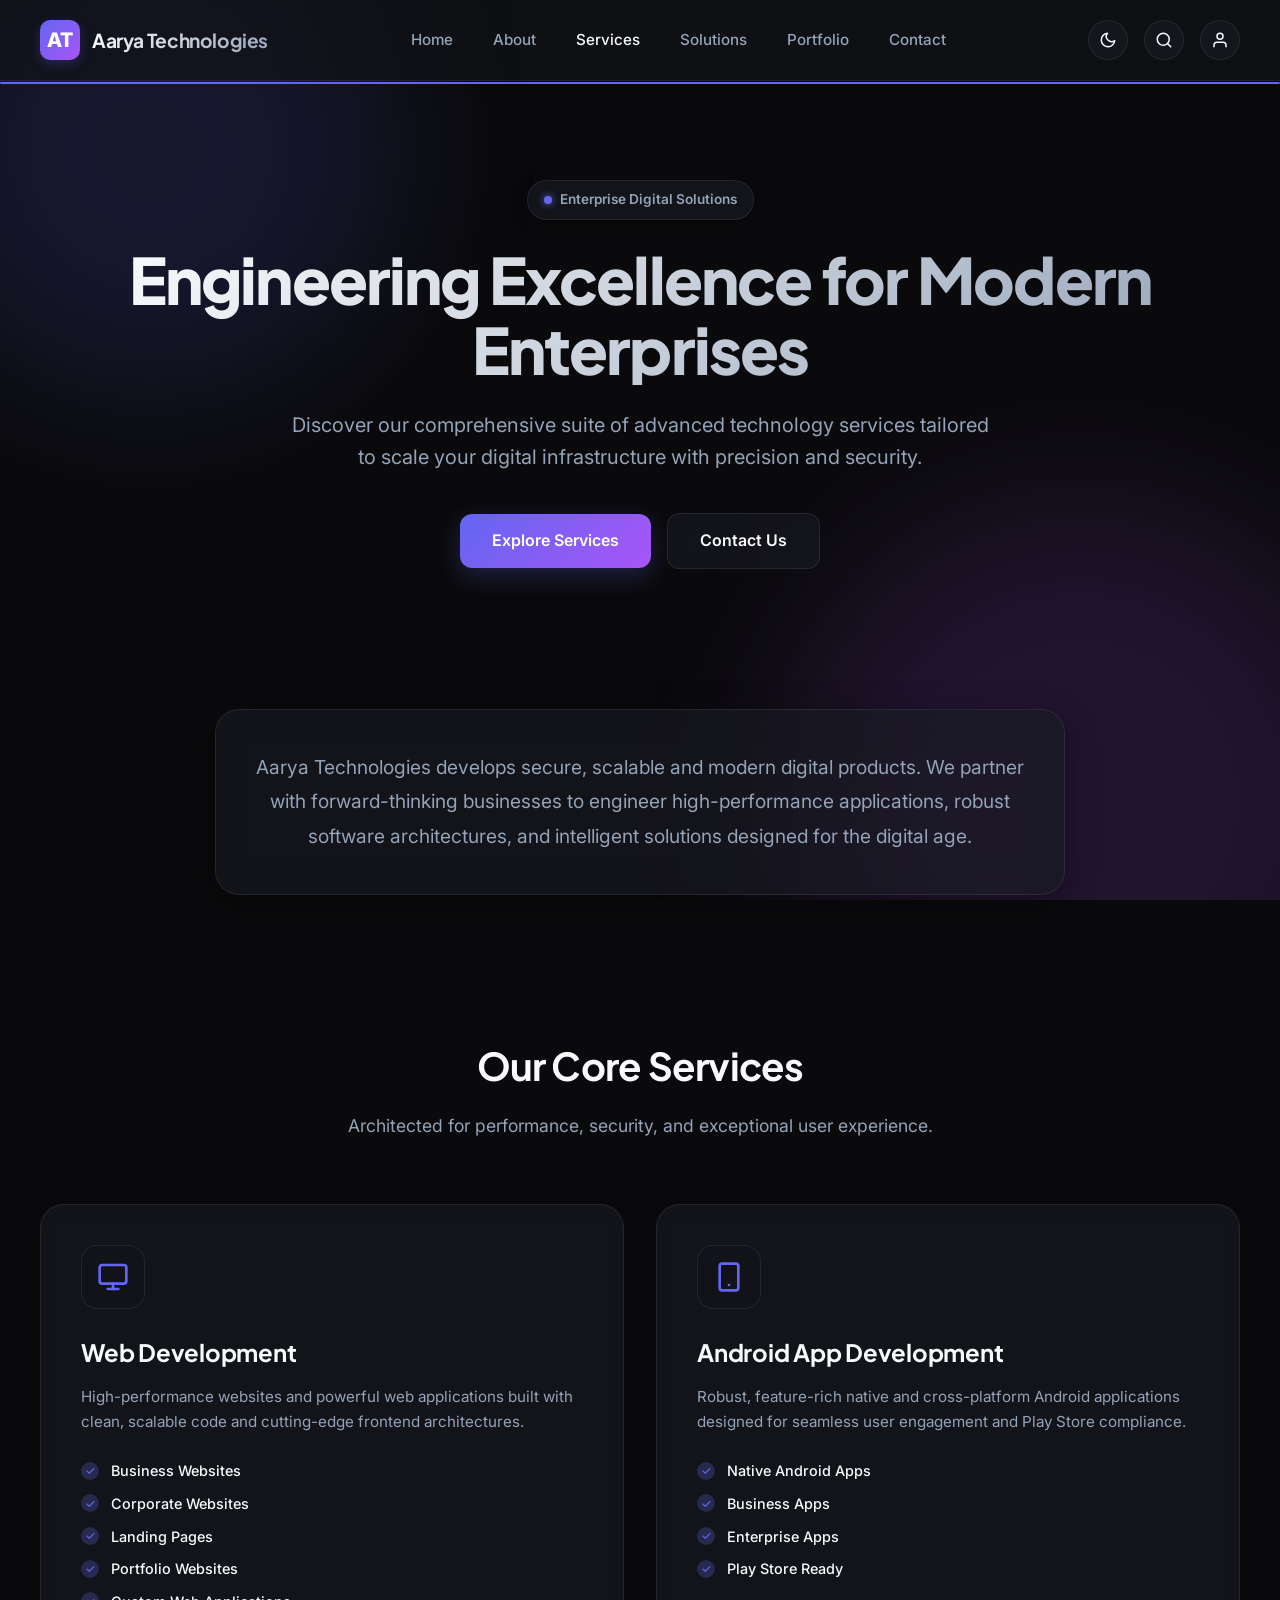
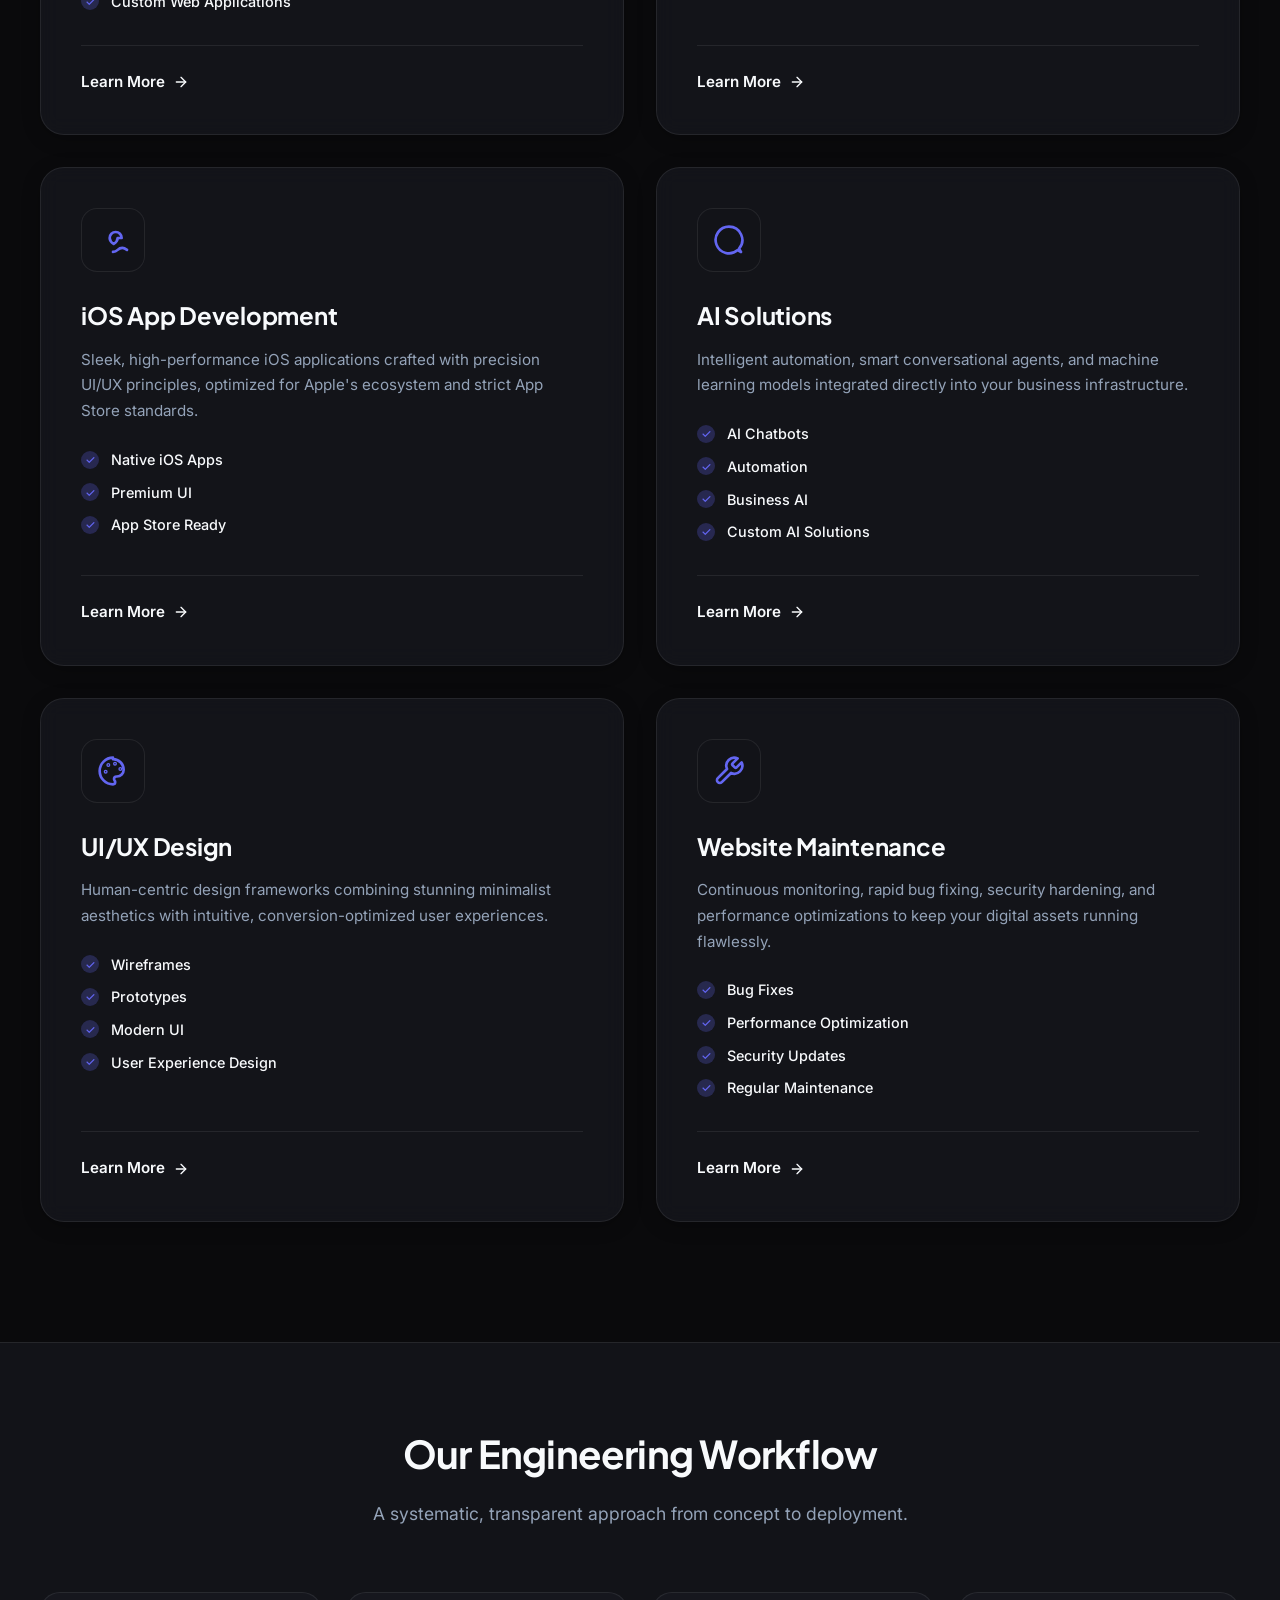
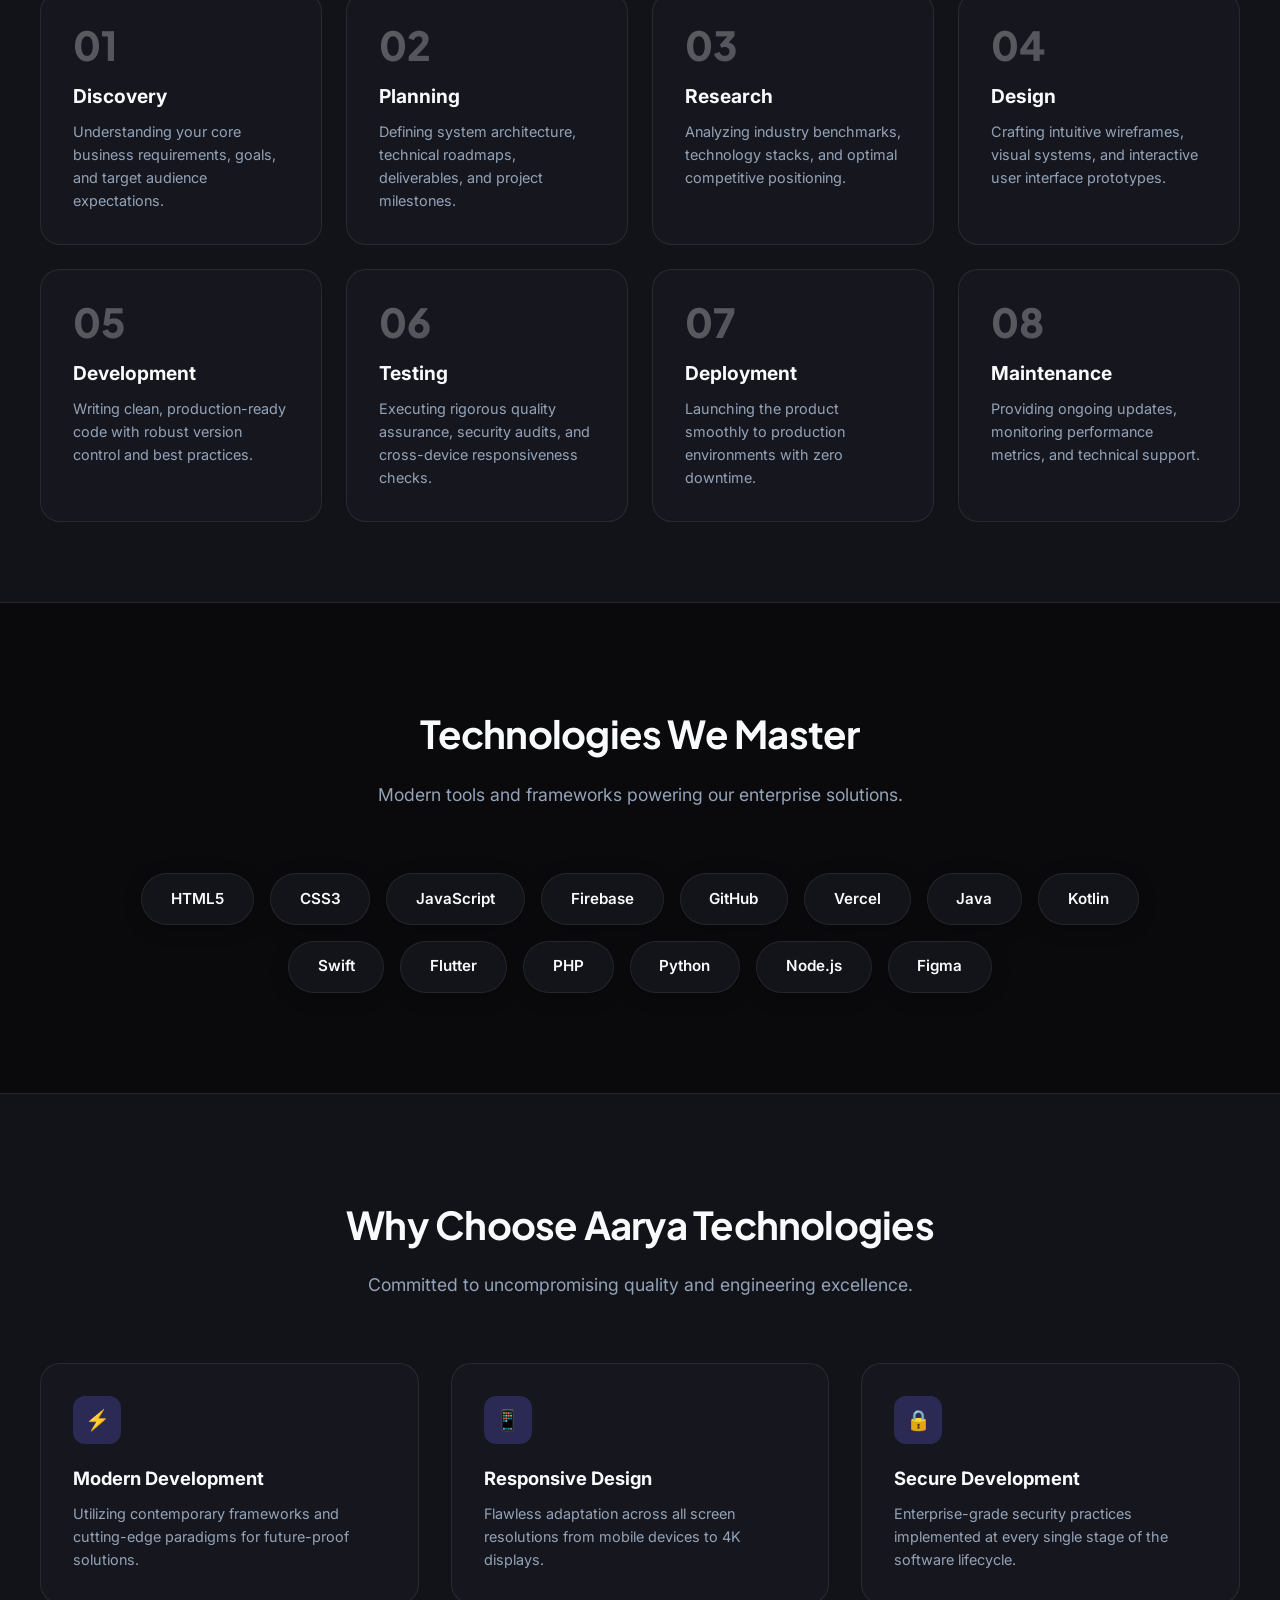
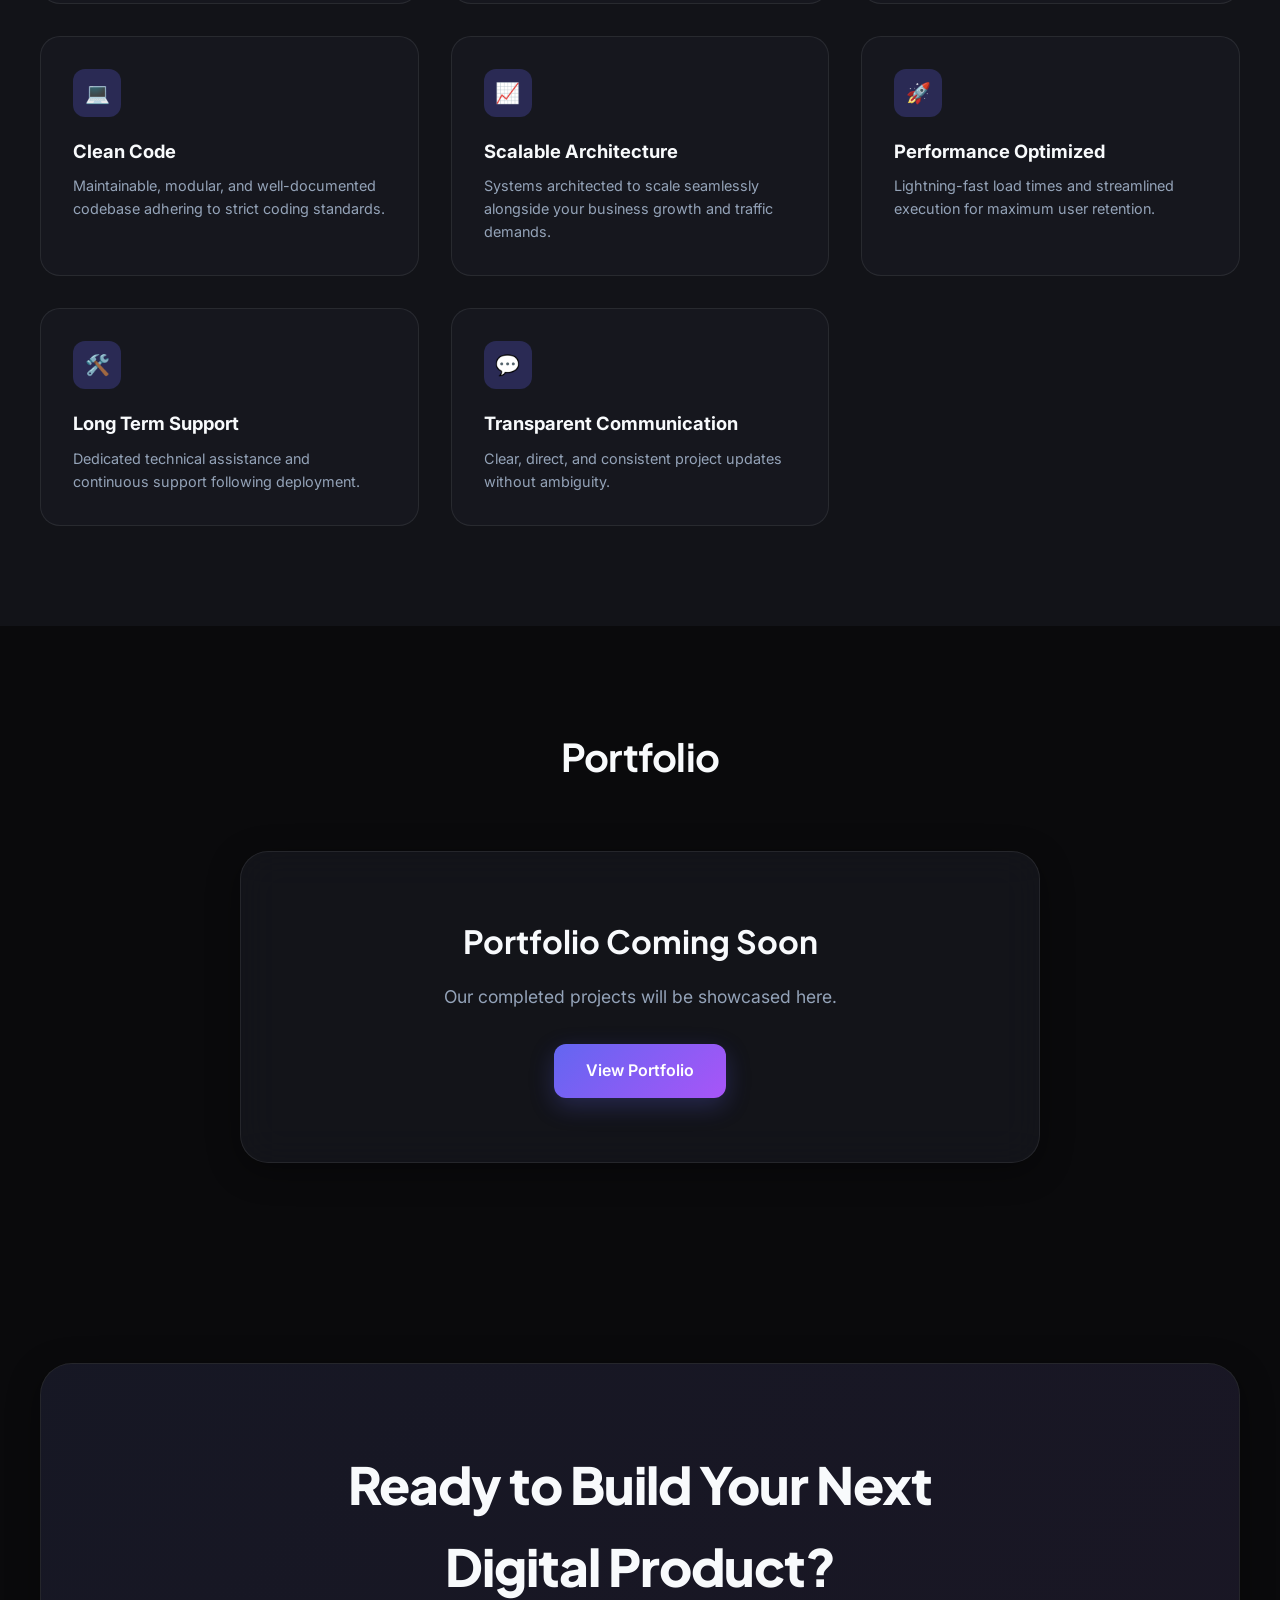
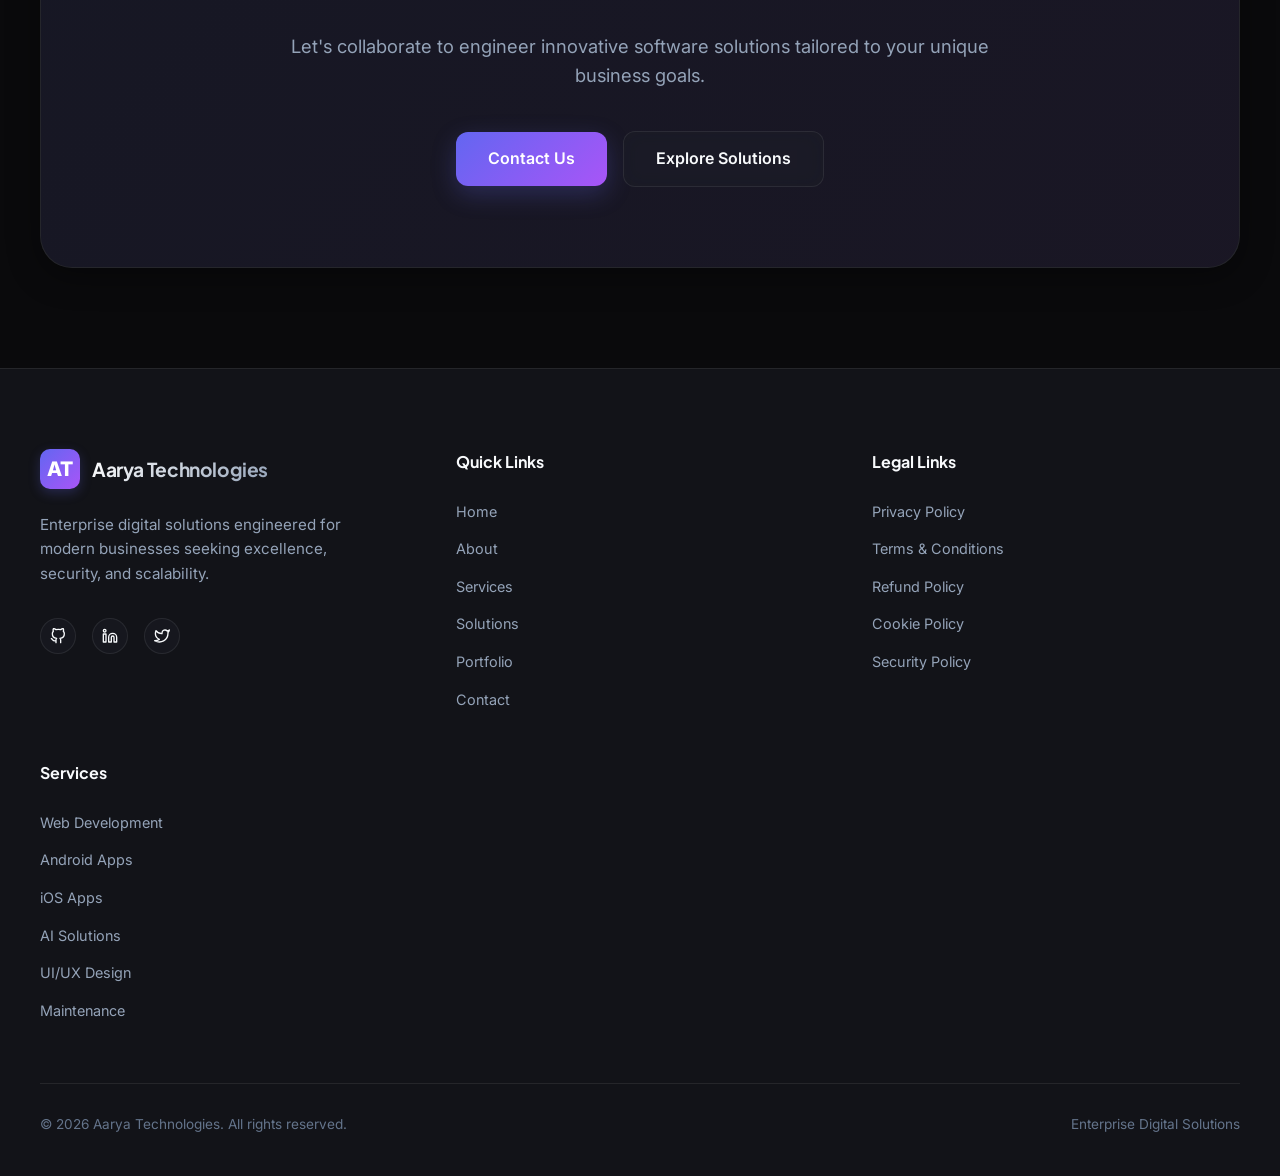
<file: services.html>
<!DOCTYPE html>
<html lang="en" class="dark">
<head>
    <meta charset="UTF-8">
    <meta name="viewport" content="width=device-width, initial-scale=1.0">
    <title>Services | Aarya Technologies - Enterprise Digital Solutions</title>
    <meta name="description" content="Explore professional services by Aarya Technologies including Web Development, Android & iOS Apps, AI Solutions, UI/UX Design, and Website Maintenance.">
    <link rel="preconnect" href="https://fonts.googleapis.com">
    <link rel="preconnect" href="https://fonts.gstatic.com" crossorigin>
    <link href="https://fonts.googleapis.com/css2?family=Inter:wght@300;400;500;600;700;800&family=Plus+Jakarta+Sans:wght@400;500;600;700;800&display=swap" rel="stylesheet">
    <style>
        :root {
            --bg-primary: #0a0a0c;
            --bg-secondary: #121318;
            --bg-glass: rgba(18, 19, 24, 0.7);
            --bg-card: rgba(25, 27, 35, 0.6);
            --border-color: rgba(255, 255, 255, 0.08);
            --border-hover: rgba(99, 102, 241, 0.4);
            --text-primary: #f8fafc;
            --text-secondary: #94a3b8;
            --text-muted: #64748b;
            --accent-primary: #6366f1;
            --accent-secondary: #a855f7;
            --accent-glow: rgba(99, 102, 241, 0.25);
            --gradient-1: linear-gradient(135deg, #6366f1 0%, #a855f7 100%);
            --gradient-text: linear-gradient(135deg, #ffffff 0%, #94a3b8 100%);
            --shadow-subtle: 0 4px 20px -2px rgba(0, 0, 0, 0.3);
            --shadow-glass: 0 8px 32px 0 rgba(0, 0, 0, 0.37);
            --transition: all 0.3s cubic-bezier(0.16, 1, 0.3, 1);
        }

        .light {
            --bg-primary: #f8fafc;
            --bg-secondary: #f1f5f9;
            --bg-glass: rgba(255, 255, 255, 0.75);
            --bg-card: rgba(255, 255, 255, 0.8);
            --border-color: rgba(0, 0, 0, 0.08);
            --border-hover: rgba(99, 102, 241, 0.4);
            --text-primary: #0f172a;
            --text-secondary: #475569;
            --text-muted: #64748b;
            --accent-primary: #4f46e5;
            --accent-secondary: #9333ea;
            --accent-glow: rgba(79, 70, 229, 0.15);
            --gradient-1: linear-gradient(135deg, #4f46e5 0%, #9333ea 100%);
            --gradient-text: linear-gradient(135deg, #0f172a 0%, #475569 100%);
            --shadow-subtle: 0 4px 20px -2px rgba(0, 0, 0, 0.05);
            --shadow-glass: 0 8px 32px 0 rgba(31, 38, 135, 0.07);
        }

        *, *::before, *::after {
            box-sizing: border-box;
            margin: 0;
            padding: 0;
        }

        html {
            scroll-behavior: smooth;
            font-size: 16px;
        }

        body {
            font-family: 'Inter', -apple-system, BlinkMacSystemFont, "Segoe UI", Roboto, sans-serif;
            background-color: var(--bg-primary);
            color: var(--text-primary);
            overflow-x: hidden;
            transition: background-color 0.4s ease, color 0.4s ease;
            line-height: 1.6;
        }

        a {
            text-decoration: none;
            color: inherit;
        }

        ul {
            list-style: none;
        }

        /* Animated Background & Blobs */
        .bg-animation {
            position: fixed;
            top: 0;
            left: 0;
            width: 100vw;
            height: 100vh;
            z-index: -1;
            overflow: hidden;
            pointer-events: none;
        }

        .blob {
            position: absolute;
            filter: blur(80px);
            opacity: 0.15;
            border-radius: 50%;
            animation: float 20s infinite alternate cubic-bezier(0.37, 0, 0.63, 1);
        }

        .light .blob {
            opacity: 0.25;
        }

        .blob-1 {
            width: 500px;
            height: 500px;
            background: var(--accent-primary);
            top: -100px;
            left: -100px;
        }

        .blob-2 {
            width: 600px;
            height: 600px;
            background: var(--accent-secondary);
            bottom: -200px;
            right: -100px;
            animation-delay: -5s;
        }

        @keyframes float {
            0% { transform: translate(0, 0) scale(1); }
            50% { transform: translate(50px, 80px) scale(1.1); }
            100% { transform: translate(-30px, 50px) scale(0.9); }
        }

        /* Container */
        .container {
            width: 100%;
            max-width: 1400px;
            margin: 0 auto;
            padding: 0 2rem;
        }

        /* Header */
        header {
            position: fixed;
            top: 0;
            left: 0;
            width: 100%;
            z-index: 1000;
            background: var(--bg-glass);
            backdrop-filter: blur(20px);
            -webkit-backdrop-filter: blur(20px);
            border-bottom: 1px solid var(--border-color);
            transition: var(--transition);
        }

        .nav-container {
            display: flex;
            align-items: center;
            justify-content: space-between;
            height: 80px;
        }

        .logo-group {
            display: flex;
            align-items: center;
            gap: 0.75rem;
        }

        .logo-icon {
            width: 40px;
            height: 40px;
            background: var(--gradient-1);
            border-radius: 10px;
            display: flex;
            align-items: center;
            justify-content: center;
            color: #fff;
            font-weight: 800;
            font-size: 1.25rem;
            box-shadow: 0 4px 12px var(--accent-glow);
        }

        .company-name {
            font-family: 'Plus Jakarta Sans', sans-serif;
            font-size: 1.2rem;
            font-weight: 700;
            letter-spacing: -0.02em;
            background: var(--gradient-text);
            -webkit-background-clip: text;
            -webkit-text-fill-color: transparent;
        }

        .nav-links {
            display: flex;
            align-items: center;
            gap: 2.5rem;
        }

        .nav-links a {
            font-size: 0.95rem;
            font-weight: 500;
            color: var(--text-secondary);
            transition: var(--transition);
            position: pointer;
        }

        .nav-links a:hover, .nav-links a.active {
            color: var(--text-primary);
        }

        .nav-links a.active::after {
            content: '';
            position: absolute;
            bottom: -4px;
            left: 0;
            width: 100%;
            height: 2px;
            background: var(--accent-primary);
            border-radius: 2px;
        }

        .nav-actions {
            display: flex;
            align-items: center;
            gap: 1rem;
        }

        .icon-btn {
            background: var(--bg-card);
            border: 1px solid var(--border-color);
            color: var(--text-primary);
            width: 40px;
            height: 40px;
            border-radius: 50%;
            display: flex;
            align-items: center;
            justify-content: center;
            cursor: pointer;
            transition: var(--transition);
        }

        .icon-btn:hover {
            border-color: var(--border-hover);
            transform: translateY(-2px);
            box-shadow: 0 4px 12px var(--accent-glow);
        }

        .mobile-menu-toggle {
            display: none;
            background: none;
            border: none;
            cursor: pointer;
            color: var(--text-primary);
        }

        /* Hero Section */
        .hero {
            padding: 180px 0 100px;
            text-align: center;
            position: relative;
        }

        .badge {
            display: inline-flex;
            align-items: center;
            gap: 0.5rem;
            padding: 0.5rem 1rem;
            background: var(--bg-card);
            border: 1px solid var(--border-color);
            border-radius: 50px;
            font-size: 0.85rem;
            font-weight: 600;
            color: var(--text-secondary);
            margin-bottom: 1.5rem;
            box-shadow: var(--shadow-subtle);
        }

        .badge-dot {
            width: 8px;
            height: 8px;
            background: var(--accent-primary);
            border-radius: 50%;
            box-shadow: 0 0 8px var(--accent-primary);
        }

        h1 {
            font-family: 'Plus Jakarta Sans', sans-serif;
            font-size: clamp(2.5rem, 5vw, 4.5rem);
            font-weight: 800;
            letter-spacing: -0.03em;
            line-height: 1.1;
            margin-bottom: 1.5rem;
            background: var(--gradient-text);
            -webkit-background-clip: text;
            -webkit-text-fill-color: transparent;
        }

        .hero p {
            font-size: clamp(1rem, 2vw, 1.25rem);
            color: var(--text-secondary);
            max-width: 700px;
            margin: 0 auto 2.5rem;
        }

        .hero-buttons {
            display: flex;
            align-items: center;
            justify-content: center;
            gap: 1rem;
            flex-wrap: wrap;
        }

        .btn {
            display: inline-flex;
            align-items: center;
            justify-content: center;
            gap: 0.75rem;
            padding: 0.9rem 2rem;
            border-radius: 12px;
            font-weight: 600;
            font-size: 1rem;
            transition: var(--transition);
            cursor: pointer;
            border: none;
        }

        .btn-primary {
            background: var(--gradient-1);
            color: #fff;
            box-shadow: 0 8px 24px var(--accent-glow);
        }

        .btn-primary:hover {
            transform: translateY(-2px);
            box-shadow: 0 12px 32px var(--accent-glow);
        }

        .btn-secondary {
            background: var(--bg-card);
            color: var(--text-primary);
            border: 1px solid var(--border-color);
            backdrop-filter: blur(10px);
        }

        .btn-secondary:hover {
            border-color: var(--border-hover);
            transform: translateY(-2px);
            background: var(--bg-secondary);
        }

        /* Introduction Section */
        .intro-section {
            padding: 40px 0 80px;
            text-align: center;
        }

        .intro-box {
            max-width: 850px;
            margin: 0 auto;
            background: var(--bg-card);
            border: 1px solid var(--border-color);
            padding: 2.5rem;
            border-radius: 24px;
            box-shadow: var(--shadow-glass);
            backdrop-filter: blur(20px);
        }

        .intro-box p {
            font-size: 1.2rem;
            color: var(--text-secondary);
            line-height: 1.8;
        }

        /* Services Grid Section */
        .services-section {
            padding: 60px 0 120px;
        }

        .section-header {
            text-align: center;
            margin-bottom: 4rem;
        }

        .section-header h2 {
            font-family: 'Plus Jakarta Sans', sans-serif;
            font-size: clamp(2rem, 3vw, 3rem);
            font-weight: 700;
            letter-spacing: -0.02em;
            margin-bottom: 1rem;
        }

        .section-header p {
            color: var(--text-secondary);
            font-size: 1.1rem;
        }

        .services-grid {
            display: grid;
            grid-template-columns: repeat(auto-fit, minmax(380px, 1fr));
            gap: 2rem;
        }

        .service-card {
            background: var(--bg-card);
            border: 1px solid var(--border-color);
            border-radius: 24px;
            padding: 2.5rem;
            display: flex;
            flex-direction: column;
            justify-content: space-between;
            transition: var(--transition);
            position: relative;
            overflow: hidden;
            box-shadow: var(--shadow-subtle);
            backdrop-filter: blur(10px);
        }

        .service-card::before {
            content: '';
            position: absolute;
            top: 0;
            left: 0;
            width: 100%;
            height: 100%;
            background: var(--gradient-1);
            opacity: 0;
            transition: var(--transition);
            z-index: 0;
            pointer-events: none;
        }

        .service-card:hover {
            transform: translateY(-8px);
            border-color: var(--border-hover);
            box-shadow: 0 20px 40px rgba(0,0,0,0.2);
        }

        .service-card:hover::before {
            opacity: 0.03;
        }

        .card-content {
            position: relative;
            z-index: 1;
        }

        .service-icon-wrap {
            width: 64px;
            height: 64px;
            background: var(--bg-secondary);
            border: 1px solid var(--border-color);
            border-radius: 16px;
            display: flex;
            align-items: center;
            justify-content: center;
            margin-bottom: 1.5rem;
            color: var(--accent-primary);
            transition: var(--transition);
        }

        .service-card:hover .service-icon-wrap {
            background: var(--gradient-1);
            color: #fff;
            border-color: transparent;
            box-shadow: 0 8px 20px var(--accent-glow);
        }

        .service-icon-wrap svg {
            width: 32px;
            height: 32px;
        }

        .service-card h3 {
            font-family: 'Plus Jakarta Sans', sans-serif;
            font-size: 1.5rem;
            font-weight: 700;
            margin-bottom: 0.75rem;
            letter-spacing: -0.01em;
        }

        .service-card p {
            color: var(--text-secondary);
            font-size: 0.95rem;
            margin-bottom: 1.5rem;
            line-height: 1.7;
        }

        .features-list {
            margin-bottom: 2rem;
            display: flex;
            flex-direction: column;
            gap: 0.6rem;
        }

        .feature-item {
            display: flex;
            align-items: center;
            gap: 0.75rem;
            font-size: 0.9rem;
            color: var(--text-primary);
            font-weight: 500;
        }

        .feature-check {
            width: 18px;
            height: 18px;
            background: var(--accent-glow);
            border-radius: 50%;
            display: flex;
            align-items: center;
            justify-content: center;
            color: var(--accent-primary);
            font-size: 0.75rem;
            flex-shrink: 0;
        }

        .card-footer {
            position: relative;
            z-index: 1;
            padding-top: 1.5rem;
            border-top: 1px solid var(--border-color);
            display: flex;
            align-items: center;
            justify-content: space-between;
        }

        .learn-more-link {
            font-weight: 600;
            font-size: 0.95rem;
            color: var(--text-primary);
            display: inline-flex;
            align-items: center;
            gap: 0.5rem;
            transition: var(--transition);
        }

        .learn-more-link svg {
            transition: transform 0.3s ease;
        }

        .learn-more-link:hover {
            color: var(--accent-primary);
        }

        .learn-more-link:hover svg {
            transform: translateX(4px);
        }

        /* Workflow Section */
        .workflow-section {
            padding: 80px 0;
            background: var(--bg-secondary);
            border-top: 1px solid var(--border-color);
            border-bottom: 1px solid var(--border-color);
        }

        .workflow-grid {
            display: grid;
            grid-template-columns: repeat(auto-fit, minmax(260px, 1fr));
            gap: 1.5rem;
            margin-top: 3rem;
        }

        .workflow-card {
            background: var(--bg-card);
            border: 1px solid var(--border-color);
            padding: 2rem;
            border-radius: 20px;
            position: relative;
            transition: var(--transition);
        }

        .workflow-card:hover {
            border-color: var(--border-hover);
            transform: translateY(-4px);
        }

        .workflow-number {
            font-size: 2.5rem;
            font-weight: 800;
            font-family: 'Plus Jakarta Sans', sans-serif;
            background: var(--gradient-text);
            -webkit-background-clip: text;
            -webkit-text-fill-color: transparent;
            opacity: 0.3;
            margin-bottom: 1rem;
            line-height: 1;
        }

        .workflow-card h4 {
            font-size: 1.2rem;
            font-weight: 700;
            margin-bottom: 0.5rem;
        }

        .workflow-card p {
            font-size: 0.9rem;
            color: var(--text-secondary);
        }

        /* Technology Section */
        .tech-section {
            padding: 100px 0;
            text-align: center;
        }

        .tech-cloud {
            display: flex;
            flex-wrap: wrap;
            justify-content: center;
            gap: 1rem;
            max-width: 1000px;
            margin: 3rem auto 0;
        }

        .tech-pill {
            background: var(--bg-card);
            border: 1px solid var(--border-color);
            padding: 0.8rem 1.8rem;
            border-radius: 50px;
            font-weight: 600;
            font-size: 0.95rem;
            color: var(--text-primary);
            transition: var(--transition);
            box-shadow: var(--shadow-subtle);
        }

        .tech-pill:hover {
            border-color: var(--accent-primary);
            transform: translateY(-3px);
            background: var(--gradient-1);
            color: #fff;
            box-shadow: 0 8px 24px var(--accent-glow);
        }

        /* Why Choose Us Section */
        .why-section {
            padding: 100px 0;
            background: var(--bg-secondary);
            border-top: 1px solid var(--border-color);
        }

        .why-grid {
            display: grid;
            grid-template-columns: repeat(auto-fit, minmax(280px, 1fr));
            gap: 2rem;
            margin-top: 3rem;
        }

        .why-card {
            background: var(--bg-card);
            border: 1px solid var(--border-color);
            padding: 2rem;
            border-radius: 20px;
            transition: var(--transition);
        }

        .why-card:hover {
            border-color: var(--border-hover);
            transform: translateY(-4px);
        }

        .why-icon {
            width: 48px;
            height: 48px;
            background: var(--accent-glow);
            color: var(--accent-primary);
            border-radius: 12px;
            display: flex;
            align-items: center;
            justify-content: center;
            margin-bottom: 1.25rem;
            font-size: 1.25rem;
        }

        .why-card h4 {
            font-size: 1.15rem;
            font-weight: 700;
            margin-bottom: 0.5rem;
        }

        .why-card p {
            font-size: 0.9rem;
            color: var(--text-secondary);
        }

        /* Portfolio Section */
        .portfolio-section {
            padding: 100px 0;
            text-align: center;
        }

        .portfolio-box {
            max-width: 800px;
            margin: 3rem auto 0;
            background: var(--bg-card);
            border: 1px solid var(--border-color);
            padding: 4rem 2rem;
            border-radius: 28px;
            box-shadow: var(--shadow-glass);
            backdrop-filter: blur(20px);
        }

        .portfolio-box h3 {
            font-family: 'Plus Jakarta Sans', sans-serif;
            font-size: 2rem;
            font-weight: 700;
            margin-bottom: 1rem;
        }

        .portfolio-box p {
            color: var(--text-secondary);
            font-size: 1.1rem;
            margin-bottom: 2rem;
        }

        /* Call To Action */
        .cta-section {
            padding: 100px 0;
            text-align: center;
            position: relative;
        }

        .cta-box {
            background: var(--bg-card);
            border: 1px solid var(--border-color);
            border-radius: 32px;
            padding: 5rem 2rem;
            position: relative;
            overflow: hidden;
            box-shadow: var(--shadow-glass);
            backdrop-filter: blur(20px);
        }

        .cta-box::before {
            content: '';
            position: absolute;
            top: 0;
            left: 0;
            width: 100%;
            height: 100%;
            background: var(--gradient-1);
            opacity: 0.05;
            z-index: 0;
        }

        .cta-content {
            position: relative;
            z-index: 1;
            max-width: 700px;
            margin: 0 auto;
        }

        .cta-box h2 {
            font-family: 'Plus Jakarta Sans', sans-serif;
            font-size: clamp(2rem, 4vw, 3.5rem);
            font-weight: 800;
            letter-spacing: -0.02em;
            margin-bottom: 1.5rem;
        }

        .cta-box p {
            color: var(--text-secondary);
            font-size: 1.15rem;
            margin-bottom: 2.5rem;
        }

        /* Footer */
        footer {
            background: var(--bg-secondary);
            border-top: 1px solid var(--border-color);
            padding: 80px 0 40px;
        }

        .footer-grid {
            display: grid;
            grid-template-columns: 2fr 1fr 1fr 1fr;
            gap: 4rem;
            margin-bottom: 60px;
        }

        .footer-col h5 {
            font-family: 'Plus Jakarta Sans', sans-serif;
            font-size: 1rem;
            font-weight: 700;
            margin-bottom: 1.5rem;
            color: var(--text-primary);
        }

        .footer-col ul {
            display: flex;
            flex-direction: column;
            gap: 0.75rem;
        }

        .footer-col ul a {
            color: var(--text-secondary);
            font-size: 0.9rem;
            transition: var(--transition);
        }

        .footer-col ul a:hover {
            color: var(--text-primary);
            padding-left: 4px;
        }

        .footer-brand p {
            color: var(--text-secondary);
            font-size: 0.95rem;
            margin: 1.5rem 0 2rem;
            max-width: 320px;
        }

        .social-icons {
            display: flex;
            gap: 1rem;
        }

        .social-icon {
            width: 36px;
            height: 36px;
            background: var(--bg-card);
            border: 1px solid var(--border-color);
            border-radius: 50%;
            display: flex;
            align-items: center;
            justify-content: center;
            color: var(--text-primary);
            transition: var(--transition);
        }

        .social-icon:hover {
            border-color: var(--border-hover);
            background: var(--accent-primary);
            color: #fff;
            transform: translateY(-2px);
        }

        .footer-bottom {
            padding-top: 30px;
            border-top: 1px solid var(--border-color);
            display: flex;
            justify-content: space-between;
            align-items: center;
            color: var(--text-muted);
            font-size: 0.85rem;
        }

        /* Responsive Breakpoints Support */
        @media (max-width: 1280px) {
            .container { padding: 0 2.5rem; }
            .footer-grid { grid-template-columns: 1fr 1fr 1fr; gap: 3rem; }
        }

        @media (max-width: 1024px) {
            .nav-links { display: none; }
            .mobile-menu-toggle { display: block; }
            .footer-grid { grid-template-columns: 1fr 1fr; gap: 2.5rem; }
        }

        @media (max-width: 768px) {
            .services-grid { grid-template-columns: 1fr; }
            .hero { padding: 140px 0 80px; }
            .footer-grid { grid-template-columns: 1fr; gap: 2rem; }
            .footer-bottom { flex-direction: column; gap: 1rem; text-align: center; }
            .container { padding: 0 1.5rem; }
        }

        @media (max-width: 480px) {
            .hero-buttons { flex-direction: column; width: 100%; }
            .btn { width: 100%; }
            .intro-box, .portfolio-box, .cta-box { padding: 2rem 1.25rem; }
        }
    </style>
</head>
<body>

    <!-- Animated Background & Floating Blobs -->
    <div class="bg-animation">
        <div class="blob blob-1"></div>
        <div class="blob blob-2"></div>
    </div>

    <!-- Header -->
    <header>
        <div class="container nav-container">
            <a href="index.html" class="logo-group">
                <div class="logo-icon">AT</div>
                <span class="company-name">Aarya Technologies</span>
            </a>
            <nav class="nav-links">
                <a href="index.html">Home</a>
                <a href="about.html">About</a>
                <a href="services.html" class="active">Services</a>
                <a href="solutions.html">Solutions</a>
                <a href="portfolio.html">Portfolio</a>
                <a href="contact.html">Contact</a>
            </nav>
            <div class="nav-actions">
                <button class="icon-btn" id="theme-toggle" aria-label="Toggle Theme">
                    <svg id="theme-icon" width="18" height="18" viewBox="0 0 24 24" fill="none" stroke="currentColor" stroke-width="2" stroke-linecap="round" stroke-linejoin="round"><path d="M21 12.79A9 9 0 1 1 11.21 3 7 7 0 0 0 21 12.79z"></path></svg>
                </button>
                <button class="icon-btn" id="search-btn" aria-label="Search">
                    <svg width="18" height="18" viewBox="0 0 24 24" fill="none" stroke="currentColor" stroke-width="2" stroke-linecap="round" stroke-linejoin="round"><circle cx="11" cy="11" r="8"></circle><line x1="21" y1="21" x2="16.65" y2="16.65"></line></svg>
                </button>
                <a href="profile.html" class="icon-btn" aria-label="User Profile">
                    <svg width="18" height="18" viewBox="0 0 24 24" fill="none" stroke="currentColor" stroke-width="2" stroke-linecap="round" stroke-linejoin="round"><path d="M20 21v-2a4 4 0 0 0-4-4H8a4 4 0 0 0-4 4v2"></path><circle cx="12" cy="7" r="4"></circle></svg>
                </a>
                <button class="mobile-menu-toggle" id="menu-toggle" aria-label="Toggle Menu">
                    <svg width="24" height="24" viewBox="0 0 24 24" fill="none" stroke="currentColor" stroke-width="2" stroke-linecap="round" stroke-linejoin="round"><line x1="3" y1="12" x2="21" y2="12"></line><line x1="3" y1="6" x2="21" y2="6"></line><line x1="3" y1="18" x2="21" y2="18"></line></svg>
                </button>
            </div>
        </div>
    </header>

    <!-- Main Content -->
    <main>
        <!-- Hero Section -->
        <section class="hero">
            <div class="container">
                <div class="badge">
                    <span class="badge-dot"></span>
                    <span>Enterprise Digital Solutions</span>
                </div>
                <h1>Engineering Excellence for Modern Enterprises</h1>
                <p>Discover our comprehensive suite of advanced technology services tailored to scale your digital infrastructure with precision and security.</p>
                <div class="hero-buttons">
                    <a href="services.html" class="btn btn-primary">Explore Services</a>
                    <a href="contact.html" class="btn btn-secondary">Contact Us</a>
                </div>
            </div>
        </section>

        <!-- Introduction Section -->
        <section class="intro-section">
            <div class="container">
                <div class="intro-box">
                    <p>Aarya Technologies develops secure, scalable and modern digital products. We partner with forward-thinking businesses to engineer high-performance applications, robust software architectures, and intelligent solutions designed for the digital age.</p>
                </div>
            </div>
        </section>

        <!-- Services Grid Section -->
        <section class="services-section">
            <div class="container">
                <div class="section-header">
                    <h2>Our Core Services</h2>
                    <p>Architected for performance, security, and exceptional user experience.</p>
                </div>
                <div class="services-grid">
                    
                    <!-- 1. Web Development -->
                    <div class="service-card">
                        <div class="card-content">
                            <div class="service-icon-wrap">
                                <svg viewBox="0 0 24 24" fill="none" stroke="currentColor" stroke-width="2" stroke-linecap="round" stroke-linejoin="round"><rect x="2" y="3" width="20" height="14" rx="2" ry="2"></rect><line x1="8" y1="21" x2="16" y2="21"></line><line x1="12" y1="17" x2="12" y2="21"></line></svg>
                            </div>
                            <h3>Web Development</h3>
                            <p>High-performance websites and powerful web applications built with clean, scalable code and cutting-edge frontend architectures.</p>
                            <ul class="features-list">
                                <li class="feature-item"><span class="feature-check">✓</span> Business Websites</li>
                                <li class="feature-item"><span class="feature-check">✓</span> Corporate Websites</li>
                                <li class="feature-item"><span class="feature-check">✓</span> Landing Pages</li>
                                <li class="feature-item"><span class="feature-check">✓</span> Portfolio Websites</li>
                                <li class="feature-item"><span class="feature-check">✓</span> Custom Web Applications</li>
                            </ul>
                        </div>
                        <div class="card-footer">
                            <a href="web-development.html" class="learn-more-link">
                                Learn More 
                                <svg width="16" height="16" viewBox="0 0 24 24" fill="none" stroke="currentColor" stroke-width="2" stroke-linecap="round" stroke-linejoin="round"><line x1="5" y1="12" x2="19" y2="12"></line><polyline points="12 5 19 12 12 19"></polyline></svg>
                            </a>
                        </div>
                    </div>

                    <!-- 2. Android App Development -->
                    <div class="service-card">
                        <div class="card-content">
                            <div class="service-icon-wrap">
                                <svg viewBox="0 0 24 24" fill="none" stroke="currentColor" stroke-width="2" stroke-linecap="round" stroke-linejoin="round"><rect x="5" y="2" width="14" height="20" rx="2" ry="2"></rect><line x1="12" y1="18" x2="12.01" y2="18"></line></svg>
                            </div>
                            <h3>Android App Development</h3>
                            <p>Robust, feature-rich native and cross-platform Android applications designed for seamless user engagement and Play Store compliance.</p>
                            <ul class="features-list">
                                <li class="feature-item"><span class="feature-check">✓</span> Native Android Apps</li>
                                <li class="feature-item"><span class="feature-check">✓</span> Business Apps</li>
                                <li class="feature-item"><span class="feature-check">✓</span> Enterprise Apps</li>
                                <li class="feature-item"><span class="feature-check">✓</span> Play Store Ready</li>
                            </ul>
                        </div>
                        <div class="card-footer">
                            <a href="android-development.html" class="learn-more-link">
                                Learn More 
                                <svg width="16" height="16" viewBox="0 0 24 24" fill="none" stroke="currentColor" stroke-width="2" stroke-linecap="round" stroke-linejoin="round"><line x1="5" y1="12" x2="19" y2="12"></line><polyline points="12 5 19 12 12 19"></polyline></svg>
                            </a>
                        </div>
                    </div>

                    <!-- 3. iOS App Development -->
                    <div class="service-card">
                        <div class="card-content">
                            <div class="service-icon-wrap">
                                <svg viewBox="0 0 24 24" fill="none" stroke="currentColor" stroke-width="2" stroke-linecap="round" stroke-linejoin="round"><path d="M12 20.94c1.5 0 2.75-.75 3.5-1.5.75-.75 2.5-1.5 3.5-1.5 1 0 2.5.75 3.5 1.5"></path><path d="M18.5 10.5c0-2.5-2-4.5-4.5-4.5s-4.5 2-4.5 4.5c0 2 1.5 3.5 3 4.5 1.5-1 3-2.5 3-4.5z"></path></svg>
                            </div>
                            <h3>iOS App Development</h3>
                            <p>Sleek, high-performance iOS applications crafted with precision UI/UX principles, optimized for Apple's ecosystem and strict App Store standards.</p>
                            <ul class="features-list">
                                <li class="feature-item"><span class="feature-check">✓</span> Native iOS Apps</li>
                                <li class="feature-item"><span class="feature-check">✓</span> Premium UI</li>
                                <li class="feature-item"><span class="feature-check">✓</span> App Store Ready</li>
                            </ul>
                        </div>
                        <div class="card-footer">
                            <a href="ios-development.html" class="learn-more-link">
                                Learn More 
                                <svg width="16" height="16" viewBox="0 0 24 24" fill="none" stroke="currentColor" stroke-width="2" stroke-linecap="round" stroke-linejoin="round"><line x1="5" y1="12" x2="19" y2="12"></line><polyline points="12 5 19 12 12 19"></polyline></svg>
                            </a>
                        </div>
                    </div>

                    <!-- 4. AI Solutions -->
                    <div class="service-card">
                        <div class="card-content">
                            <div class="service-icon-wrap">
                                <svg viewBox="0 0 24 24" fill="none" stroke="currentColor" stroke-width="2" stroke-linecap="round" stroke-linejoin="round"><path d="M12 2a10 10 0 0 1 7.54 16.54L21 21l-2.46-1.46A10 10 0 1 1 12 2z"></path></svg>
                            </div>
                            <h3>AI Solutions</h3>
                            <p>Intelligent automation, smart conversational agents, and machine learning models integrated directly into your business infrastructure.</p>
                            <ul class="features-list">
                                <li class="feature-item"><span class="feature-check">✓</span> AI Chatbots</li>
                                <li class="feature-item"><span class="feature-check">✓</span> Automation</li>
                                <li class="feature-item"><span class="feature-check">✓</span> Business AI</li>
                                <li class="feature-item"><span class="feature-check">✓</span> Custom AI Solutions</li>
                            </ul>
                        </div>
                        <div class="card-footer">
                            <a href="ai-solutions.html" class="learn-more-link">
                                Learn More 
                                <svg width="16" height="16" viewBox="0 0 24 24" fill="none" stroke="currentColor" stroke-width="2" stroke-linecap="round" stroke-linejoin="round"><line x1="5" y1="12" x2="19" y2="12"></line><polyline points="12 5 19 12 12 19"></polyline></svg>
                            </a>
                        </div>
                    </div>

                    <!-- 5. UI/UX Design -->
                    <div class="service-card">
                        <div class="card-content">
                            <div class="service-icon-wrap">
                                <svg viewBox="0 0 24 24" fill="none" stroke="currentColor" stroke-width="2" stroke-linecap="round" stroke-linejoin="round"><circle cx="13.5" cy="6.5" r=".5"></circle><circle cx="17.5" cy="10.5" r=".5"></circle><circle cx="8.5" cy="7.5" r=".5"></circle><circle cx="6.5" cy="12.5" r=".5"></circle><path d="M12 2C6.5 2 2 6.5 2 12s4.5 10 10 10c0.926 0 1.648-.746 1.648-1.688 0-0.437-0.18-0.835-0.437-1.125-0.297-0.328-0.437-0.75-0.437-1.187 0-1.031 0.844-1.875 1.875-1.875H15c2.761 0 5-2.239 5-5 0-4.418-3.582-8-8-8z"></path></svg>
                            </div>
                            <h3>UI/UX Design</h3>
                            <p>Human-centric design frameworks combining stunning minimalist aesthetics with intuitive, conversion-optimized user experiences.</p>
                            <ul class="features-list">
                                <li class="feature-item"><span class="feature-check">✓</span> Wireframes</li>
                                <li class="feature-item"><span class="feature-check">✓</span> Prototypes</li>
                                <li class="feature-item"><span class="feature-check">✓</span> Modern UI</li>
                                <li class="feature-item"><span class="feature-check">✓</span> User Experience Design</li>
                            </ul>
                        </div>
                        <div class="card-footer">
                            <a href="uiux-design.html" class="learn-more-link">
                                Learn More 
                                <svg width="16" height="16" viewBox="0 0 24 24" fill="none" stroke="currentColor" stroke-width="2" stroke-linecap="round" stroke-linejoin="round"><line x1="5" y1="12" x2="19" y2="12"></line><polyline points="12 5 19 12 12 19"></polyline></svg>
                            </a>
                        </div>
                    </div>

                    <!-- 6. Website Maintenance -->
                    <div class="service-card">
                        <div class="card-content">
                            <div class="service-icon-wrap">
                                <svg viewBox="0 0 24 24" fill="none" stroke="currentColor" stroke-width="2" stroke-linecap="round" stroke-linejoin="round"><path d="M14.7 6.3a1 1 0 0 0 0 1.4l1.6 1.6a1 1 0 0 0 1.4 0l3.77-3.77a6 6 0 0 1-7.94 7.94l-6.91 6.91a2.12 2.12 0 0 1-3-3l6.91-6.91a6 6 0 0 1 7.94-7.94l-3.76 3.76z"></path></svg>
                            </div>
                            <h3>Website Maintenance</h3>
                            <p>Continuous monitoring, rapid bug fixing, security hardening, and performance optimizations to keep your digital assets running flawlessly.</p>
                            <ul class="features-list">
                                <li class="feature-item"><span class="feature-check">✓</span> Bug Fixes</li>
                                <li class="feature-item"><span class="feature-check">✓</span> Performance Optimization</li>
                                <li class="feature-item"><span class="feature-check">✓</span> Security Updates</li>
                                <li class="feature-item"><span class="feature-check">✓</span> Regular Maintenance</li>
                            </ul>
                        </div>
                        <div class="card-footer">
                            <a href="website-maintenance.html" class="learn-more-link">
                                Learn More 
                                <svg width="16" height="16" viewBox="0 0 24 24" fill="none" stroke="currentColor" stroke-width="2" stroke-linecap="round" stroke-linejoin="round"><line x1="5" y1="12" x2="19" y2="12"></line><polyline points="12 5 19 12 12 19"></polyline></svg>
                            </a>
                        </div>
                    </div>

                </div>
            </div>
        </section>

        <!-- Workflow Section -->
        <section class="workflow-section">
            <div class="container">
                <div class="section-header">
                    <h2>Our Engineering Workflow</h2>
                    <p>A systematic, transparent approach from concept to deployment.</p>
                </div>
                <div class="workflow-grid">
                    <div class="workflow-card">
                        <div class="workflow-number">01</div>
                        <h4>Discovery</h4>
                        <p>Understanding your core business requirements, goals, and target audience expectations.</p>
                    </div>
                    <div class="workflow-card">
                        <div class="workflow-number">02</div>
                        <h4>Planning</h4>
                        <p>Defining system architecture, technical roadmaps, deliverables, and project milestones.</p>
                    </div>
                    <div class="workflow-card">
                        <div class="workflow-number">03</div>
                        <h4>Research</h4>
                        <p>Analyzing industry benchmarks, technology stacks, and optimal competitive positioning.</p>
                    </div>
                    <div class="workflow-card">
                        <div class="workflow-number">04</div>
                        <h4>Design</h4>
                        <p>Crafting intuitive wireframes, visual systems, and interactive user interface prototypes.</p>
                    </div>
                    <div class="workflow-card">
                        <div class="workflow-number">05</div>
                        <h4>Development</h4>
                        <p>Writing clean, production-ready code with robust version control and best practices.</p>
                    </div>
                    <div class="workflow-card">
                        <div class="workflow-number">06</div>
                        <h4>Testing</h4>
                        <p>Executing rigorous quality assurance, security audits, and cross-device responsiveness checks.</p>
                    </div>
                    <div class="workflow-card">
                        <div class="workflow-number">07</div>
                        <h4>Deployment</h4>
                        <p>Launching the product smoothly to production environments with zero downtime.</p>
                    </div>
                    <div class="workflow-card">
                        <div class="workflow-number">08</div>
                        <h4>Maintenance</h4>
                        <p>Providing ongoing updates, monitoring performance metrics, and technical support.</p>
                    </div>
                </div>
            </div>
        </section>

        <!-- Technology Section -->
        <section class="tech-section">
            <div class="container">
                <div class="section-header">
                    <h2>Technologies We Master</h2>
                    <p>Modern tools and frameworks powering our enterprise solutions.</p>
                </div>
                <div class="tech-cloud">
                    <div class="tech-pill">HTML5</div>
                    <div class="tech-pill">CSS3</div>
                    <div class="tech-pill">JavaScript</div>
                    <div class="tech-pill">Firebase</div>
                    <div class="tech-pill">GitHub</div>
                    <div class="tech-pill">Vercel</div>
                    <div class="tech-pill">Java</div>
                    <div class="tech-pill">Kotlin</div>
                    <div class="tech-pill">Swift</div>
                    <div class="tech-pill">Flutter</div>
                    <div class="tech-pill">PHP</div>
                    <div class="tech-pill">Python</div>
                    <div class="tech-pill">Node.js</div>
                    <div class="tech-pill">Figma</div>
                </div>
            </div>
        </section>

        <!-- Why Choose Us Section -->
        <section class="why-section">
            <div class="container">
                <div class="section-header">
                    <h2>Why Choose Aarya Technologies</h2>
                    <p>Committed to uncompromising quality and engineering excellence.</p>
                </div>
                <div class="why-grid">
                    <div class="why-card">
                        <div class="why-icon">⚡</div>
                        <h4>Modern Development</h4>
                        <p>Utilizing contemporary frameworks and cutting-edge paradigms for future-proof solutions.</p>
                    </div>
                    <div class="why-card">
                        <div class="why-icon">📱</div>
                        <h4>Responsive Design</h4>
                        <p>Flawless adaptation across all screen resolutions from mobile devices to 4K displays.</p>
                    </div>
                    <div class="why-card">
                        <div class="why-icon">🔒</div>
                        <h4>Secure Development</h4>
                        <p>Enterprise-grade security practices implemented at every single stage of the software lifecycle.</p>
                    </div>
                    <div class="why-card">
                        <div class="why-icon">💻</div>
                        <h4>Clean Code</h4>
                        <p>Maintainable, modular, and well-documented codebase adhering to strict coding standards.</p>
                    </div>
                    <div class="why-card">
                        <div class="why-icon">📈</div>
                        <h4>Scalable Architecture</h4>
                        <p>Systems architected to scale seamlessly alongside your business growth and traffic demands.</p>
                    </div>
                    <div class="why-card">
                        <div class="why-icon">🚀</div>
                        <h4>Performance Optimized</h4>
                        <p>Lightning-fast load times and streamlined execution for maximum user retention.</p>
                    </div>
                    <div class="why-card">
                        <div class="why-icon">🛠️</div>
                        <h4>Long Term Support</h4>
                        <p>Dedicated technical assistance and continuous support following deployment.</p>
                    </div>
                    <div class="why-card">
                        <div class="why-icon">💬</div>
                        <h4>Transparent Communication</h4>
                        <p>Clear, direct, and consistent project updates without ambiguity.</p>
                    </div>
                </div>
            </div>
        </section>

        <!-- Portfolio Section -->
        <section class="portfolio-section">
            <div class="container">
                <div class="section-header">
                    <h2>Portfolio</h2>
                </div>
                <div class="portfolio-box">
                    <h3>Portfolio Coming Soon</h3>
                    <p>Our completed projects will be showcased here.</p>
                    <a href="portfolio.html" class="btn btn-primary">View Portfolio</a>
                </div>
            </div>
        </section>

        <!-- Call To Action -->
        <section class="cta-section">
            <div class="container">
                <div class="cta-box">
                    <div class="cta-content">
                        <h2>Ready to Build Your Next Digital Product?</h2>
                        <p>Let's collaborate to engineer innovative software solutions tailored to your unique business goals.</p>
                        <div class="hero-buttons">
                            <a href="contact.html" class="btn btn-primary">Contact Us</a>
                            <a href="solutions.html" class="btn btn-secondary">Explore Solutions</a>
                        </div>
                    </div>
                </div>
            </div>
        </section>
    </main>

    <!-- Footer -->
    <footer>
        <div class="container">
            <div class="footer-grid">
                <div class="footer-col footer-brand">
                    <a href="index.html" class="logo-group">
                        <div class="logo-icon">AT</div>
                        <span class="company-name">Aarya Technologies</span>
                    </a>
                    <p>Enterprise digital solutions engineered for modern businesses seeking excellence, security, and scalability.</p>
                    <div class="social-icons">
                        <a href="https://github.com" class="social-icon" aria-label="GitHub" target="_blank" rel="noopener">
                            <svg width="16" height="16" viewBox="0 0 24 24" fill="none" stroke="currentColor" stroke-width="2" stroke-linecap="round" stroke-linejoin="round"><path d="M9 19c-5 1.5-5-2.5-7-3m14 6v-3.87a3.37 3.37 0 0 0-.94-2.61c3.14-.35 6.44-1.54 6.44-7A5.44 5.44 0 0 0 20 4.77 5.07 5.07 0 0 0 19.91 1S18.73.65 16 2.48a13.38 13.38 0 0 0-7 0C6.27.65 5.09 1 5.09 1A5.07 5.07 0 0 0 5 4.77a5.44 5.44 0 0 0-1.5 3.78c0 5.42 3.3 6.61 6.44 7A3.37 3.37 0 0 0 9 18.13V22"></path></svg>
                        </a>
                        <a href="https://linkedin.com" class="social-icon" aria-label="LinkedIn" target="_blank" rel="noopener">
                            <svg width="16" height="16" viewBox="0 0 24 24" fill="none" stroke="currentColor" stroke-width="2" stroke-linecap="round" stroke-linejoin="round"><path d="M16 8a6 6 0 0 1 6 6v7h-4v-7a2 2 0 0 0-2-2 2 2 0 0 0-2 2v7h-4v-7a6 6 0 0 1 6-6z"></path><rect x="2" y="9" width="4" height="12"></rect><circle cx="4" cy="4" r="2"></circle></svg>
                        </a>
                        <a href="https://twitter.com" class="social-icon" aria-label="Twitter" target="_blank" rel="noopener">
                            <svg width="16" height="16" viewBox="0 0 24 24" fill="none" stroke="currentColor" stroke-width="2" stroke-linecap="round" stroke-linejoin="round"><path d="M23 3a10.9 10.9 0 0 1-3.14 1.53 4.48 4.48 0 0 0-7.86 3v1A10.66 10.66 0 0 1 3 4s-4 9 5 13a11.64 11.64 0 0 1-7 2c9 5 20 0 20-11.5a4.5 4.5 0 0 0-.08-.83A7.72 7.72 0 0 0 23 3z"></path></svg>
                        </a>
                    </div>
                </div>
                <div class="footer-col">
                    <h5>Quick Links</h5>
                    <ul>
                        <li><a href="index.html">Home</a></li>
                        <li><a href="about.html">About</a></li>
                        <li><a href="services.html">Services</a></li>
                        <li><a href="solutions.html">Solutions</a></li>
                        <li><a href="portfolio.html">Portfolio</a></li>
                        <li><a href="contact.html">Contact</a></li>
                    </ul>
                </div>
                <div class="footer-col">
                    <h5>Legal Links</h5>
                    <ul>
                        <li><a href="privacy-policy.html">Privacy Policy</a></li>
                        <li><a href="terms-conditions.html">Terms & Conditions</a></li>
                        <li><a href="refund-policy.html">Refund Policy</a></li>
                        <li><a href="cookie-policy.html">Cookie Policy</a></li>
                        <li><a href="security-policy.html">Security Policy</a></li>
                    </ul>
                </div>
                <div class="footer-col">
                    <h5>Services</h5>
                    <ul>
                        <li><a href="web-development.html">Web Development</a></li>
                        <li><a href="android-development.html">Android Apps</a></li>
                        <li><a href="ios-development.html">iOS Apps</a></li>
                        <li><a href="ai-solutions.html">AI Solutions</a></li>
                        <li><a href="uiux-design.html">UI/UX Design</a></li>
                        <li><a href="website-maintenance.html">Maintenance</a></li>
                    </ul>
                </div>
            </div>
            <div class="footer-bottom">
                <p>&copy; 2026 Aarya Technologies. All rights reserved.</p>
                <p>Enterprise Digital Solutions</p>
            </div>
        </div>
    </footer>

    <!-- JavaScript -->
    <script>
        document.addEventListener('DOMContentLoaded', () => {
            const htmlElement = document.documentElement;
            const themeToggleBtn = document.getElementById('theme-toggle');
            const themeIcon = document.getElementById('theme-icon');

            // Theme Management
            const currentTheme = localStorage.getItem('theme') || 'dark';
            if (currentTheme === 'light') {
                htmlElement.classList.remove('dark');
                htmlElement.classList.add('light');
                updateThemeIcon('light');
            } else {
                htmlElement.classList.remove('light');
                htmlElement.classList.add('dark');
                updateThemeIcon('dark');
            }

            themeToggleBtn.addEventListener('click', () => {
                if (htmlElement.classList.contains('dark')) {
                    htmlElement.classList.remove('dark');
                    htmlElement.classList.add('light');
                    localStorage.setItem('theme', 'light');
                    updateThemeIcon('light');
                } else {
                    htmlElement.classList.remove('light');
                    htmlElement.classList.add('dark');
                    localStorage.setItem('theme', 'dark');
                    updateThemeIcon('dark');
                }
            });

            function updateThemeIcon(theme) {
                if (theme === 'light') {
                    themeIcon.innerHTML = '<circle cx="12" cy="12" r="5"></circle><line x1="12" y1="1" x2="12" y2="3"></line><line x1="12" y1="21" x2="12" y2="23"></line><line x1="4.22" y1="4.22" x2="5.64" y2="5.64"></line><line x1="18.36" y1="18.36" x2="19.78" y2="19.78"></line><line x1="1" y1="12" x2="3" y2="12"></line><line x1="21" y1="12" x2="23" y2="12"></line><line x1="4.22" y1="19.78" x2="5.64" y2="18.36"></line><line x1="18.36" y1="5.64" x2="19.78" y2="4.22"></line>';
                } else {
                    themeIcon.innerHTML = '<path d="M21 12.79A9 9 0 1 1 11.21 3 7 7 0 0 0 21 12.79z"></path>';
                }
            }

            // Search button action placeholder
            const searchBtn = document.getElementById('search-btn');
            searchBtn.addEventListener('click', () => {
                const query = prompt('Enter search query:');
                if (query) {
                    window.location.href = `search.html?q=${encodeURIComponent(query)}`;
                }
            });

            // Mobile menu toggle functionality
            const menuToggle = document.getElementById('menu-toggle');
            const navLinks = document.querySelector('.nav-links');
            
            menuToggle.addEventListener('click', () => {
                if (navLinks.style.display === 'flex') {
                    navLinks.style.display = 'none';
                } else {
                    navLinks.style.display = 'flex';
                    navLinks.style.position = 'absolute';
                    navLinks.style.top = '80px';
                    navLinks.style.left = '0';
                    navLinks.style.width = '100%';
                    navLinks.style.background = 'var(--bg-glass)';
                    navLinks.style.backdropFilter = 'blur(20px)';
                    navLinks.style.flexDirection = 'column';
                    navLinks.style.padding = '2rem';
                    navLinks.style.borderBottom = '1px solid var(--border-color)';
                }
            });
        });
    </script>
</body>
</html>
</file>
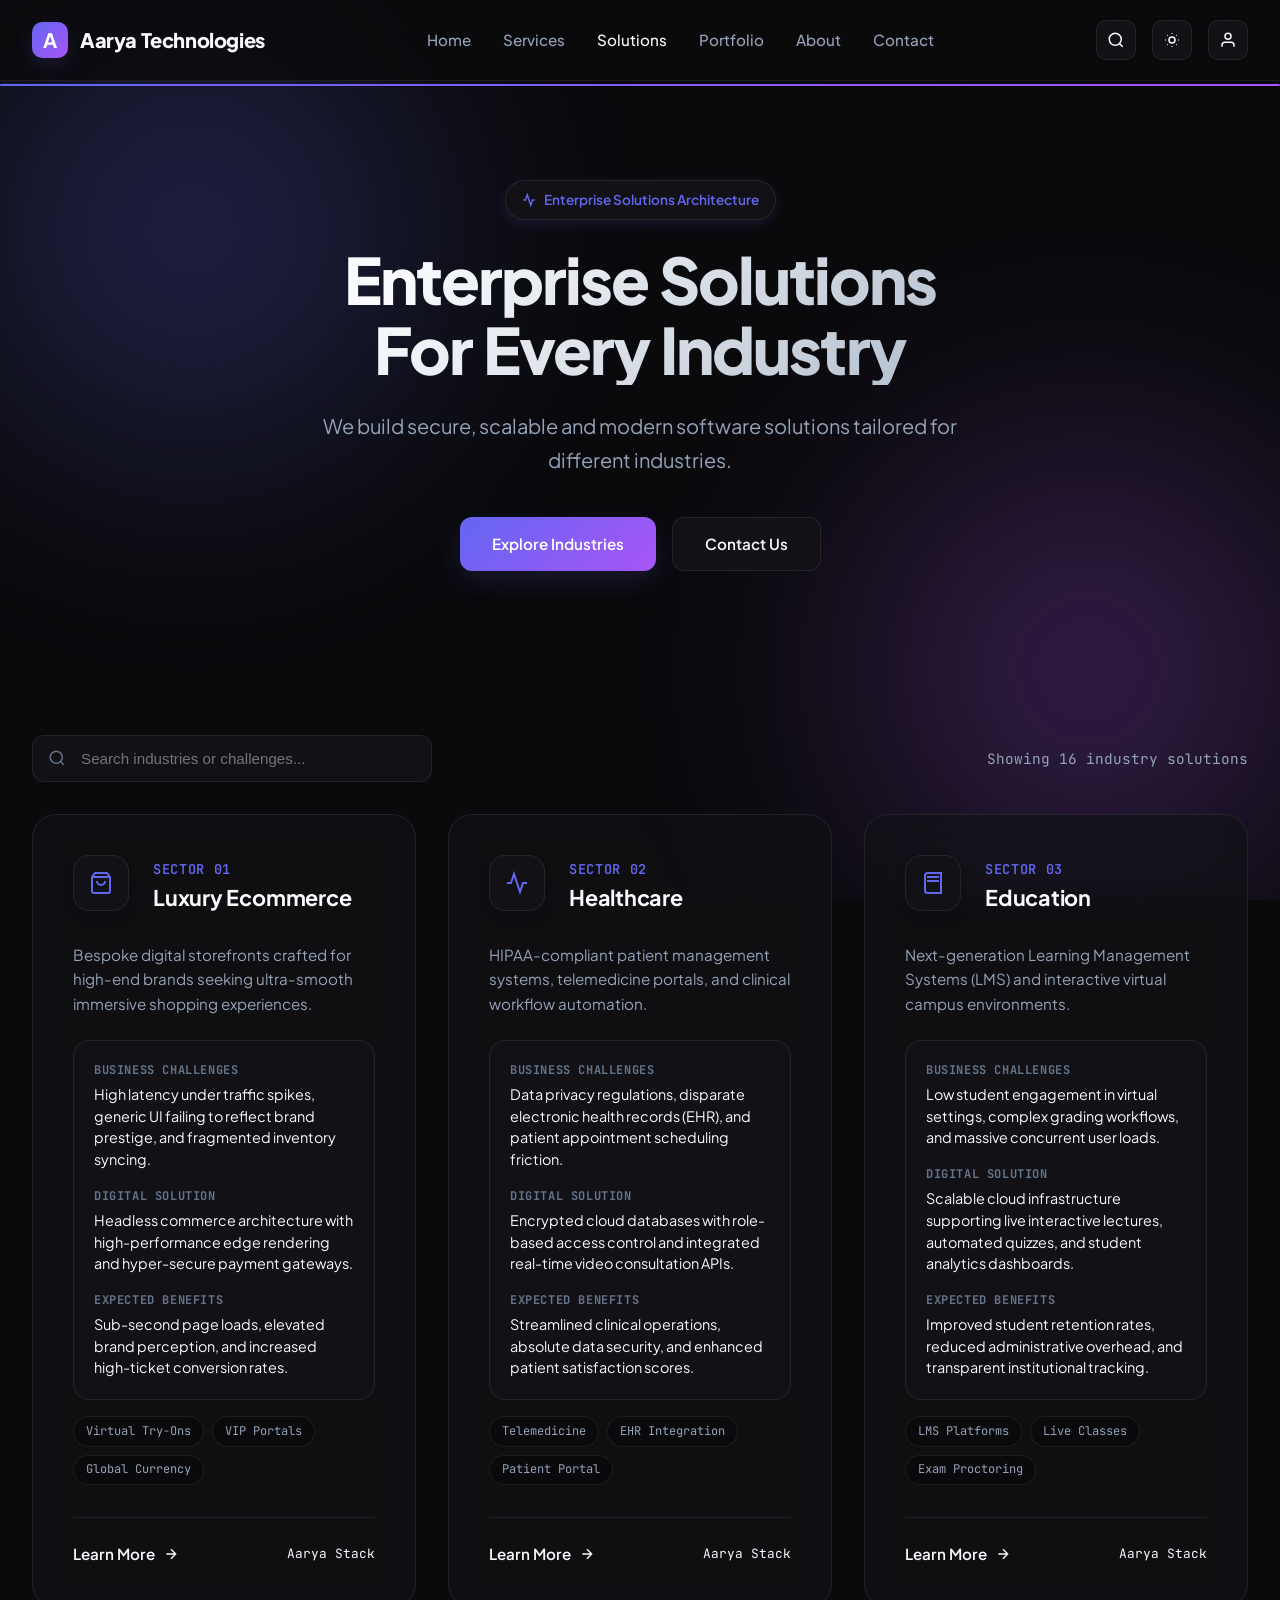
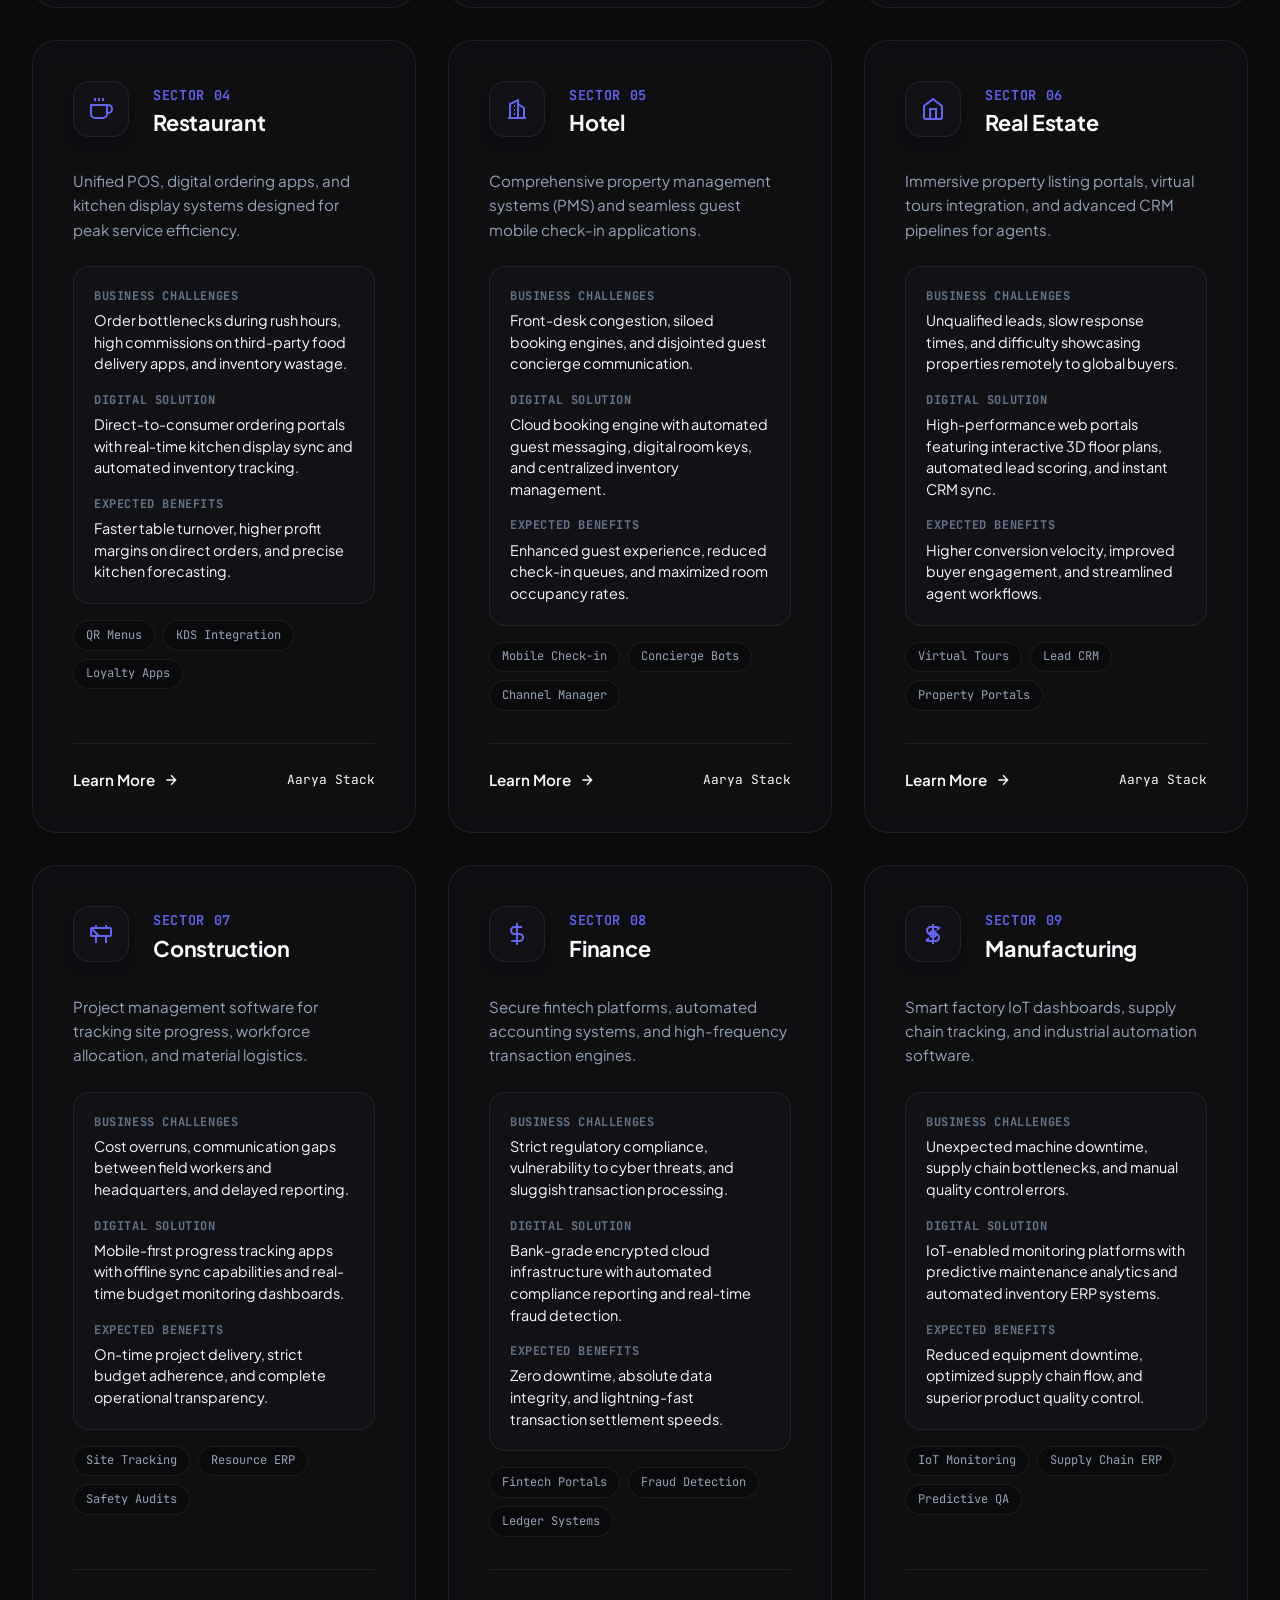
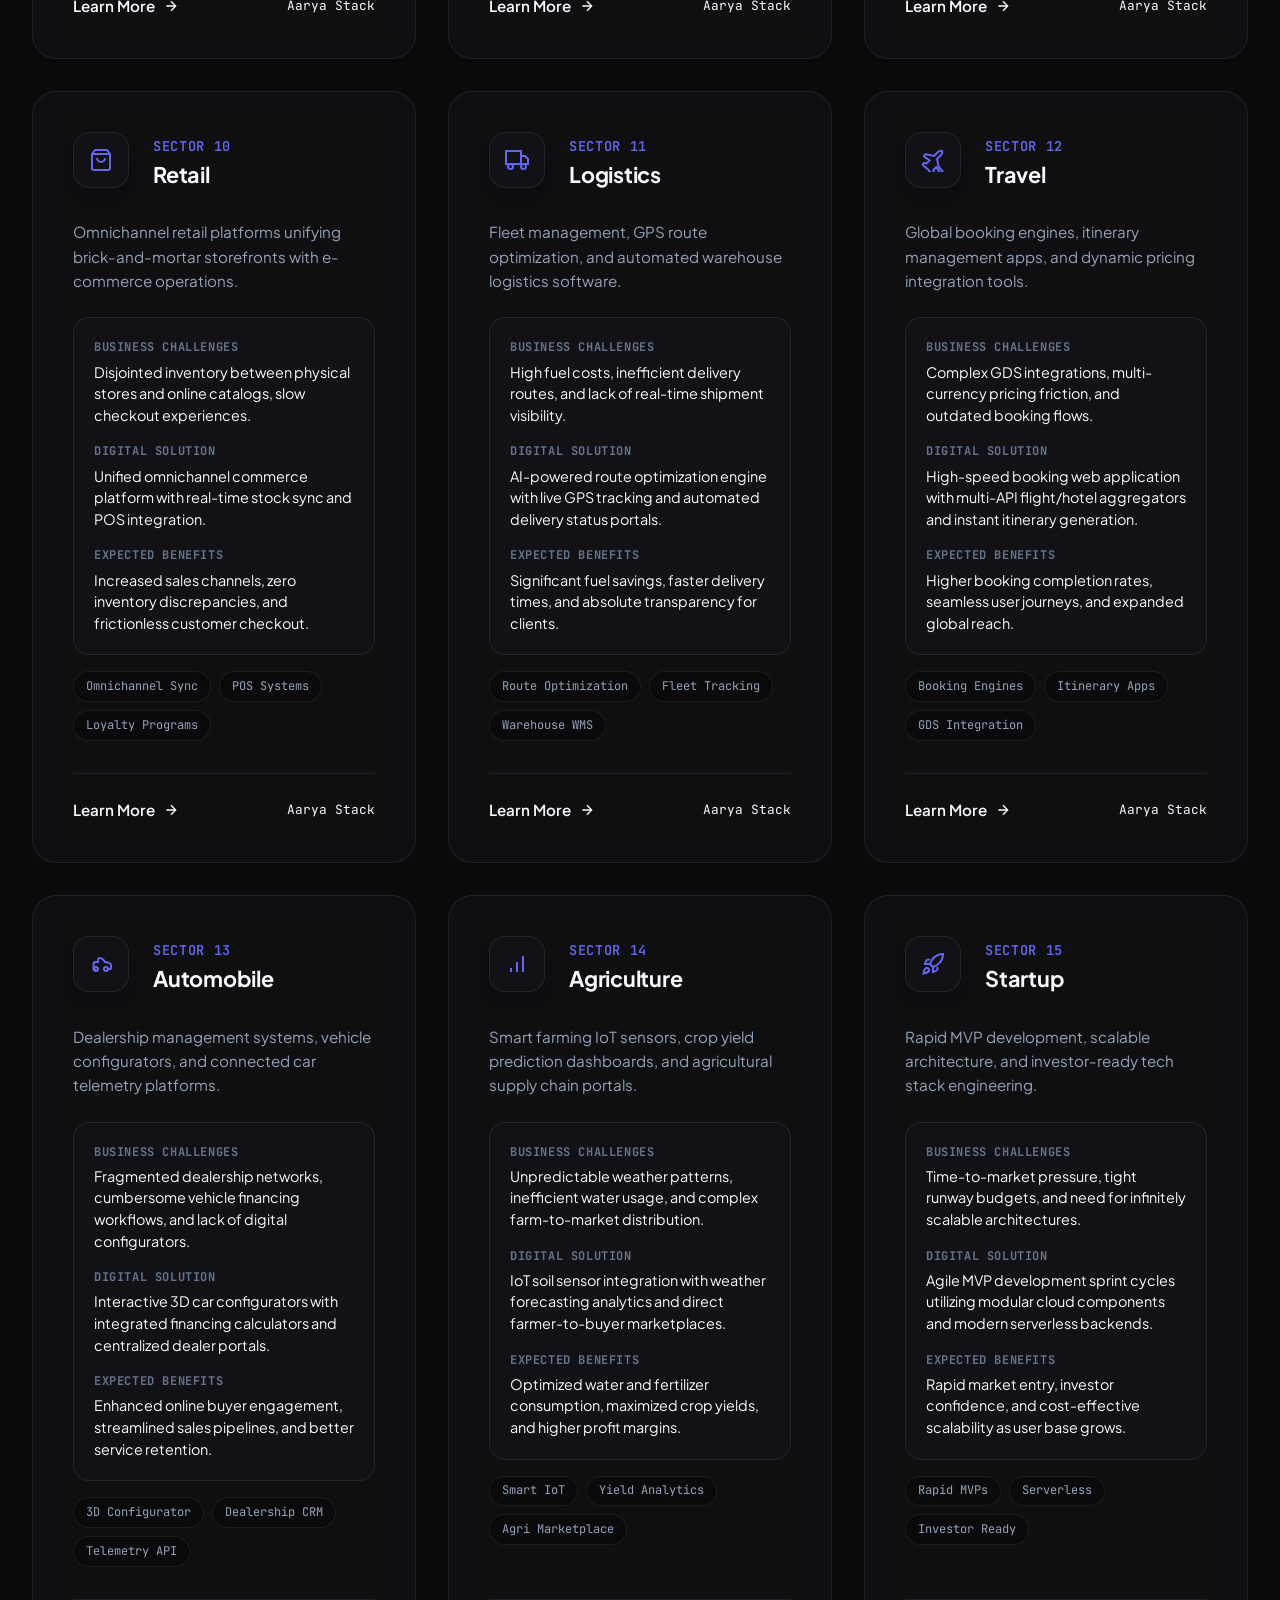
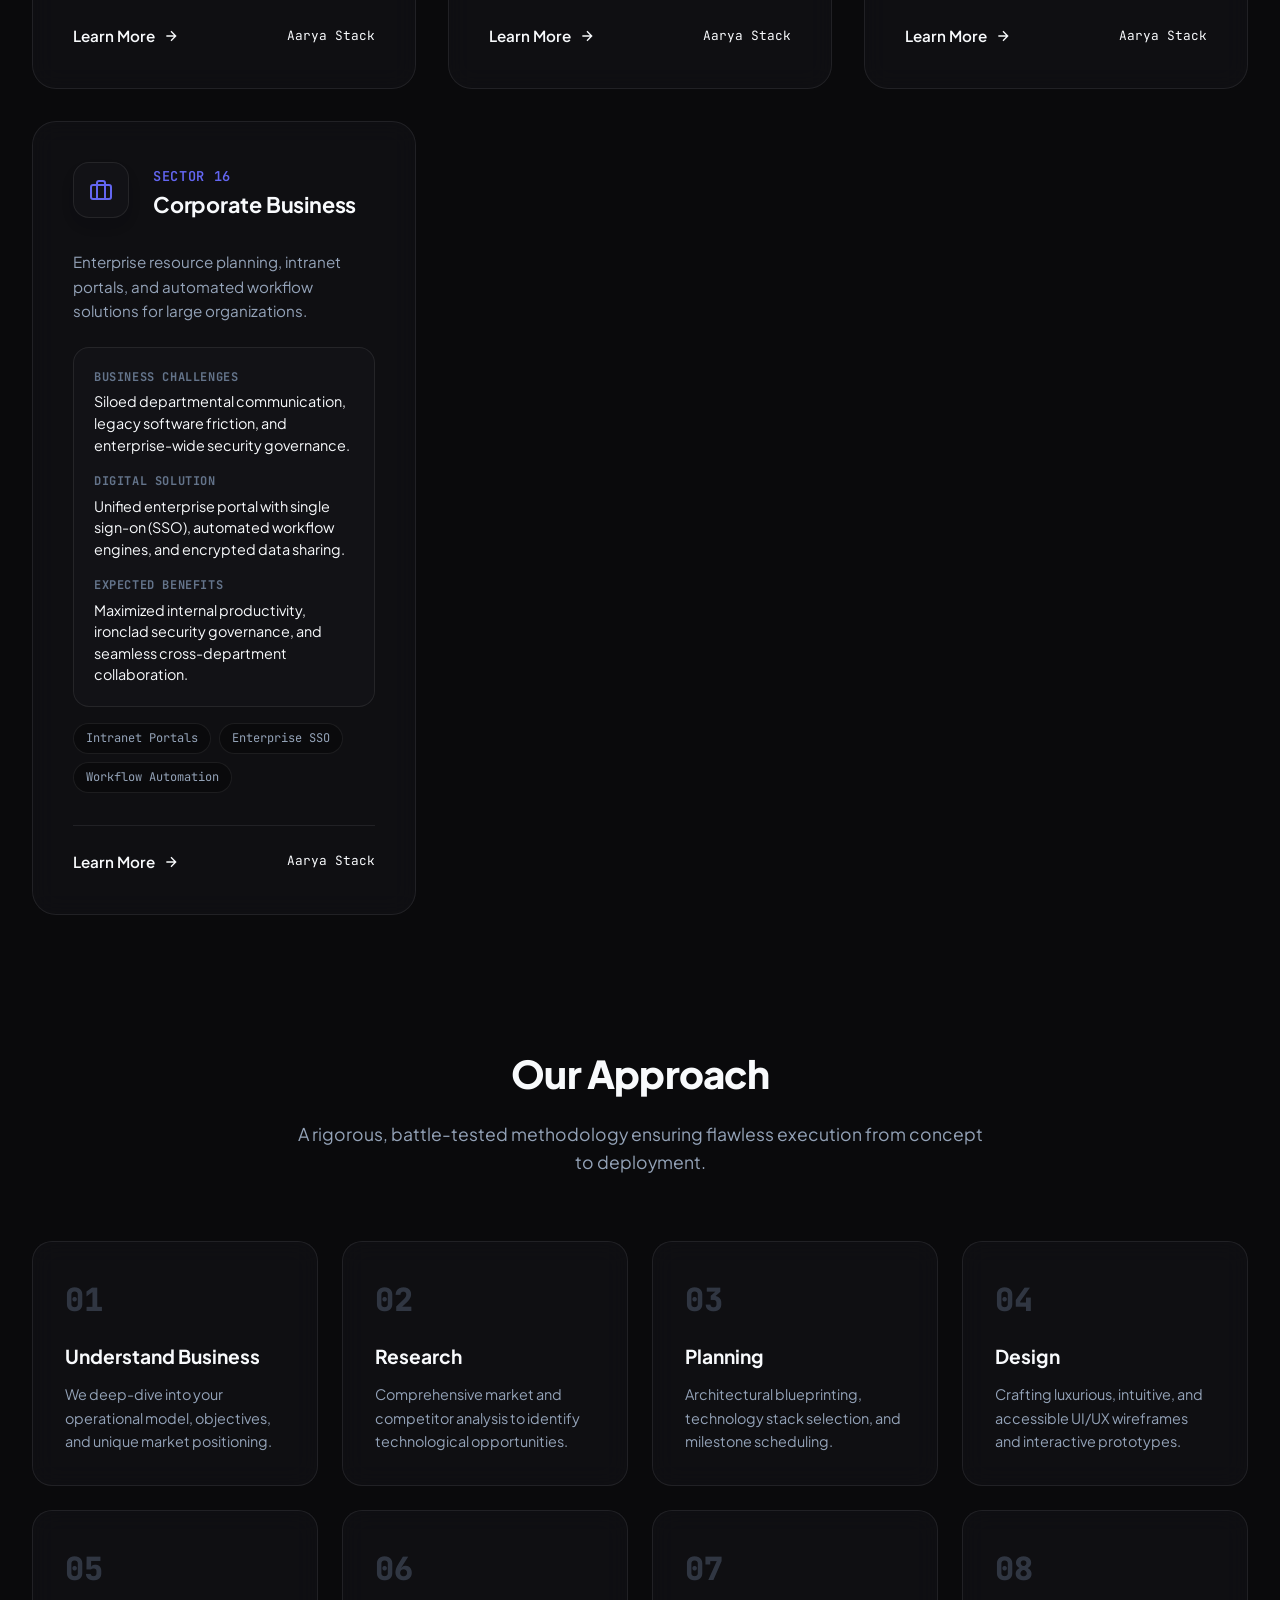
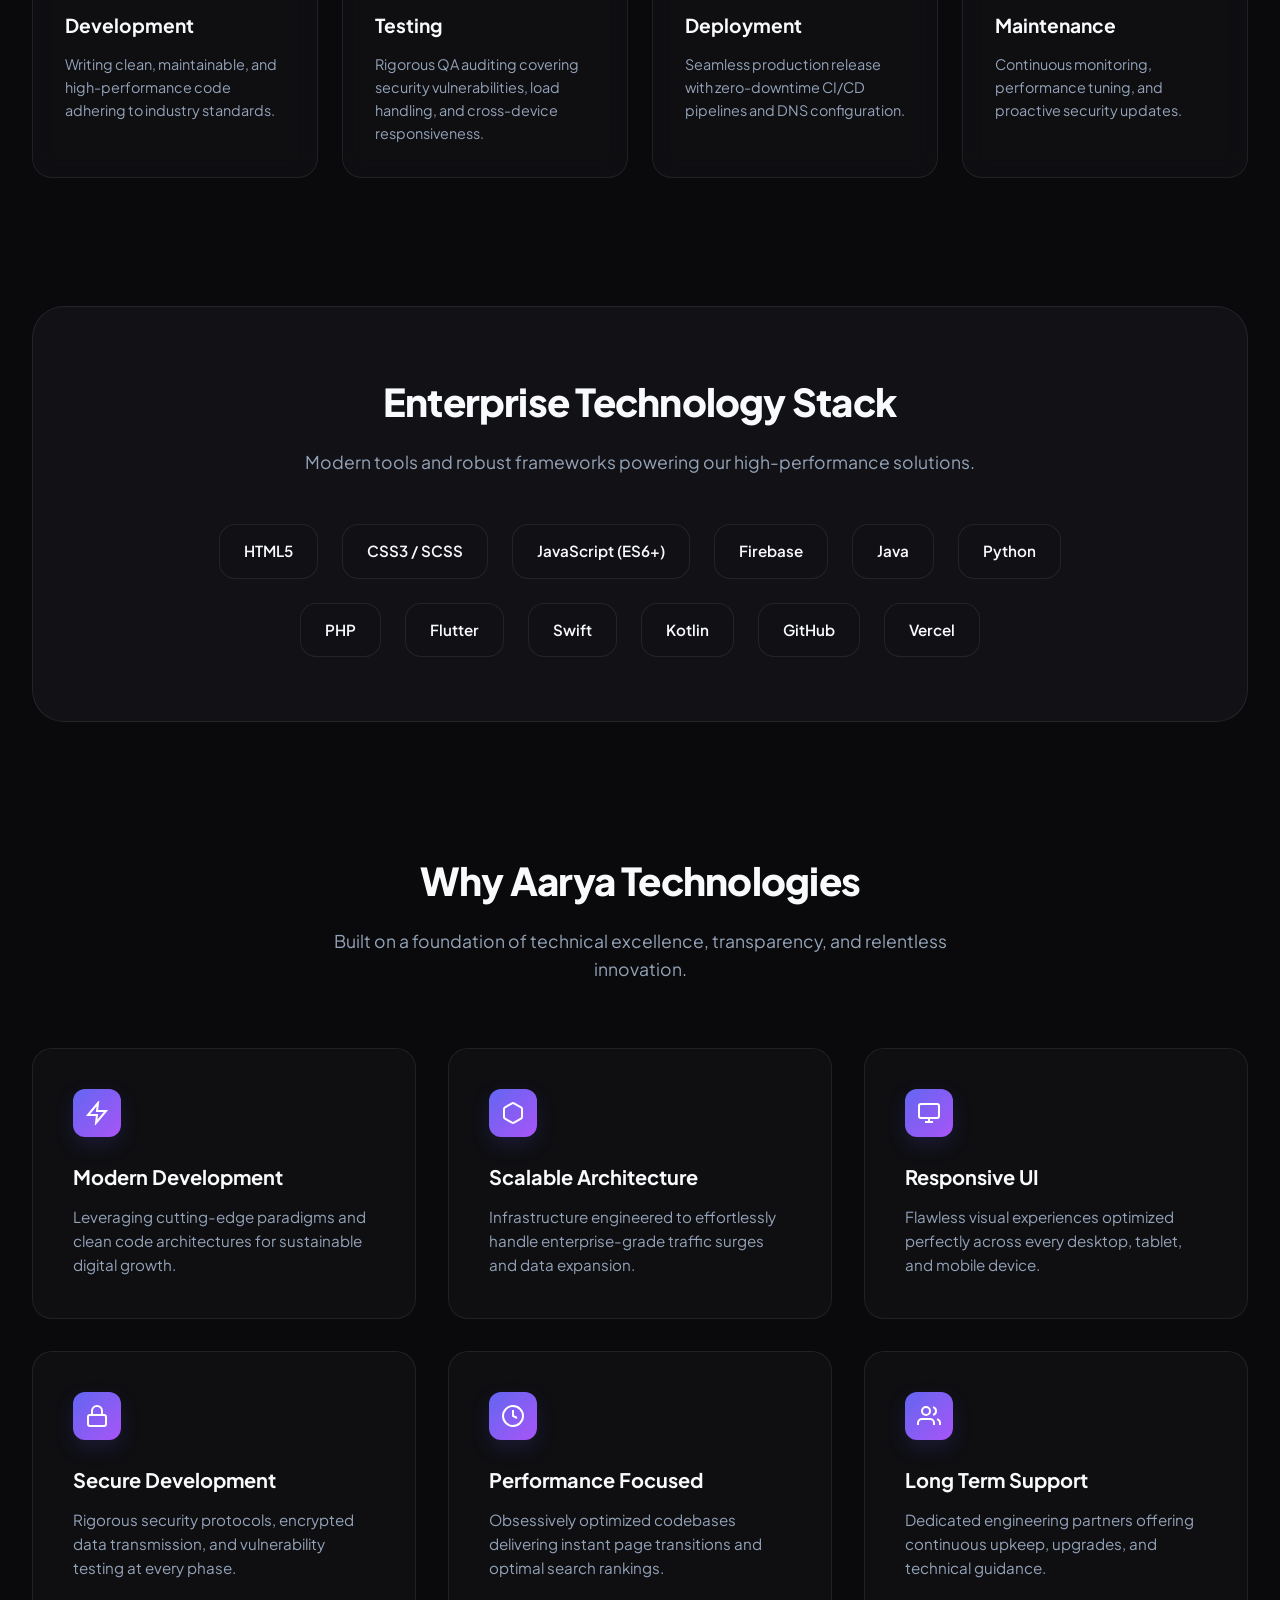
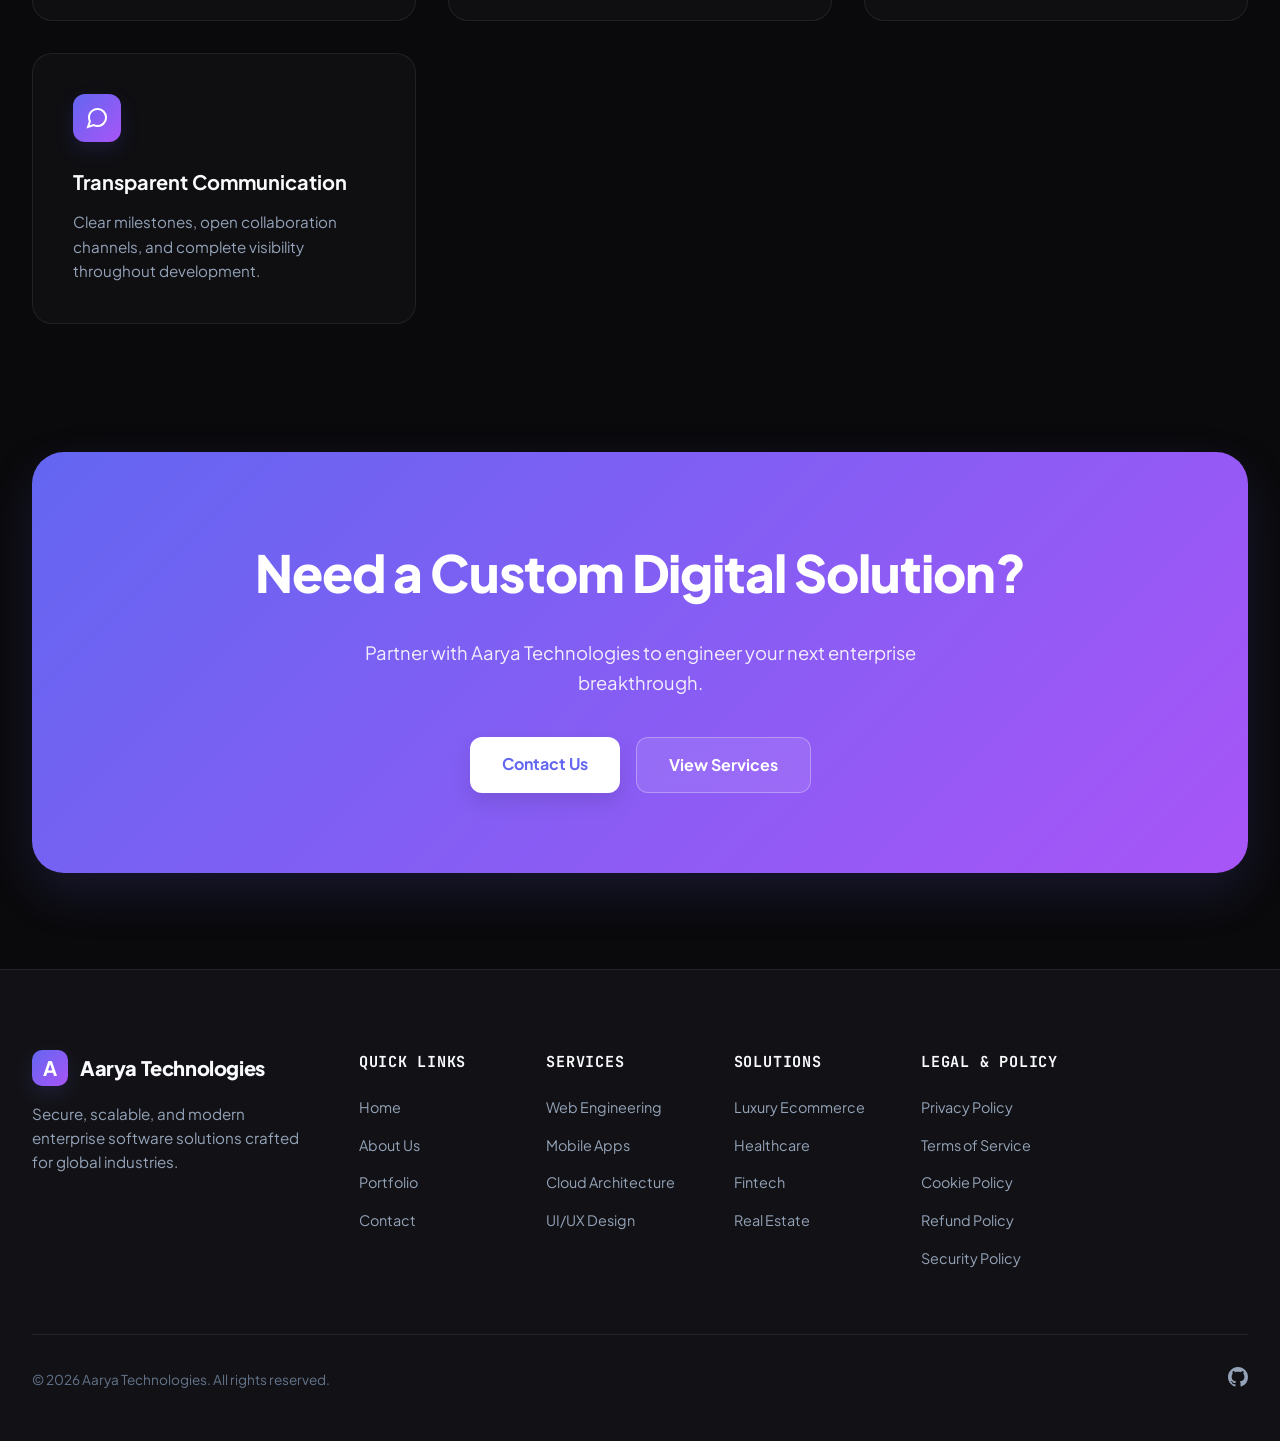
<file: solutions.html>
<!DOCTYPE html>
<html lang="en" class="dark">
<head>
    <meta charset="UTF-8">
    <meta name="viewport" content="width=device-width, initial-scale=1.0">
    <title>Enterprise Solutions & Industries | Aarya Technologies</title>
    <meta name="description" content="Secure, scalable, and modern software solutions tailored for diverse global industries by Aarya Technologies.">
    <link rel="preconnect" href="https://fonts.googleapis.com">
    <link rel="preconnect" href="https://fonts.gstatic.com" crossorigin>
    <link href="https://fonts.googleapis.com/css2?family=Plus+Jakarta+Sans:wght@300;400;500;600;700;800&family=JetBrains+Mono:wght@400;500&display=swap" rel="stylesheet">
    <style>
        :root {
            --bg-primary: #0a0a0c;
            --bg-secondary: #121216;
            --bg-card: rgba(18, 18, 22, 0.7);
            --bg-card-hover: rgba(26, 26, 34, 0.8);
            --border-color: rgba(255, 255, 255, 0.08);
            --border-color-hover: rgba(99, 102, 241, 0.4);
            --text-primary: #f8fafc;
            --text-secondary: #94a3b8;
            --text-muted: #64748b;
            --accent-primary: #6366f1;
            --accent-secondary: #a855f7;
            --accent-gradient: linear-gradient(135deg, #6366f1 0%, #a855f7 100%);
            --glow-color: rgba(99, 102, 241, 0.15);
            --transition-smooth: all 0.4s cubic-bezier(0.16, 1, 0.3, 1);
            --font-sans: 'Plus Jakarta Sans', -apple-system, BlinkMacSystemFont, sans-serif;
            --font-mono: 'JetBrains Mono', monospace;
        }

        :root.light {
            --bg-primary: #f8fafc;
            --bg-secondary: #ffffff;
            --bg-card: rgba(255, 255, 255, 0.8);
            --bg-card-hover: rgba(255, 255, 255, 1);
            --border-color: rgba(0, 0, 0, 0.08);
            --border-color-hover: rgba(99, 102, 241, 0.4);
            --text-primary: #0f172a;
            --text-secondary: #475569;
            --text-muted: #94a3b8;
            --accent-primary: #4f46e5;
            --accent-secondary: #9333ea;
            --accent-gradient: linear-gradient(135deg, #4f46e5 0%, #9333ea 100%);
            --glow-color: rgba(79, 70, 229, 0.1);
        }

        *, *::before, *::after {
            box-sizing: border-box;
            margin: 0;
            padding: 0;
        }

        html {
            scroll-behavior: smooth;
        }

        body {
            font-family: var(--font-sans);
            background-color: var(--bg-primary);
            color: var(--text-primary);
            line-height: 1.6;
            overflow-x: hidden;
            transition: background-color 0.3s ease, color 0.3s ease;
        }

        /* Ambient Background Glow */
        .ambient-bg {
            position: fixed;
            top: 0;
            left: 0;
            width: 100vw;
            height: 100vh;
            pointer-events: none;
            z-index: -1;
            overflow: hidden;
        }

        .ambient-blob {
            position: absolute;
            filter: blur(120px);
            border-radius: 50%;
            opacity: 0.4;
            transition: var(--transition-smooth);
        }

        .blob-1 {
            top: -10%;
            left: -10%;
            width: 50vw;
            height: 50vw;
            background: radial-gradient(circle, var(--accent-primary) 0%, transparent 70%);
            animation: floatSlow 20s infinite alternate ease-in-out;
        }

        .blob-2 {
            bottom: -10%;
            right: -10%;
            width: 50vw;
            height: 50vw;
            background: radial-gradient(circle, var(--accent-secondary) 0%, transparent 70%);
            animation: floatSlow 25s infinite alternate-reverse ease-in-out;
        }

        @keyframes floatSlow {
            0% { transform: translate(0, 0) scale(1); }
            50% { transform: translate(50px, 30px) scale(1.1); }
            100% { transform: translate(-30px, 50px) scale(0.95); }
        }

        /* Container */
        .container {
            width: 100%;
            max-width: 1280px;
            margin: 0 auto;
            padding: 0 2rem;
        }

        /* Header */
        header {
            position: fixed;
            top: 0;
            left: 0;
            width: 100%;
            z-index: 1000;
            background: rgba(10, 10, 12, 0.8);
            backdrop-filter: blur(20px);
            -webkit-backdrop-filter: blur(20px);
            border-bottom: 1px solid var(--border-color);
            transition: var(--transition-smooth);
        }

        :root.light header {
            background: rgba(248, 250, 252, 0.8);
        }

        .header-content {
            display: flex;
            align-items: center;
            justify-content: space-between;
            height: 80px;
        }

        .logo-container {
            display: flex;
            align-items: center;
            gap: 0.75rem;
            text-decoration: none;
            color: var(--text-primary);
            font-weight: 800;
            font-size: 1.25rem;
            letter-spacing: -0.02em;
        }

        .logo-icon {
            width: 36px;
            height: 36px;
            background: var(--accent-gradient);
            border-radius: 10px;
            display: flex;
            align-items: center;
            justify-content: center;
            color: white;
            font-weight: 700;
            box-shadow: 0 8px 20px var(--glow-color);
        }

        nav {
            display: flex;
            align-items: center;
            gap: 2rem;
        }

        nav a {
            text-decoration: none;
            color: var(--text-secondary);
            font-weight: 500;
            font-size: 0.95rem;
            transition: color 0.2s ease;
            position: pointer;
        }

        nav a:hover, nav a.active {
            color: var(--text-primary);
        }

        nav a.active::after {
            content: '';
            position: absolute;
            bottom: -6px;
            left: 0;
            width: 100%;
            height: 2px;
            background: var(--accent-gradient);
            border-radius: 2px;
        }

        .header-actions {
            display: flex;
            align-items: center;
            gap: 1rem;
        }

        .icon-btn {
            background: var(--bg-secondary);
            border: 1px solid var(--border-color);
            color: var(--text-primary);
            width: 40px;
            height: 40px;
            border-radius: 10px;
            display: flex;
            align-items: center;
            justify-content: center;
            cursor: pointer;
            transition: var(--transition-smooth);
        }

        .icon-btn:hover {
            border-color: var(--border-color-hover);
            background: var(--bg-card-hover);
            transform: translateY(-2px);
        }

        /* Hero Section */
        .hero {
            padding: 180px 0 100px;
            text-align: center;
            position: relative;
        }

        .badge {
            display: inline-flex;
            align-items: center;
            gap: 0.5rem;
            padding: 0.5rem 1rem;
            background: var(--bg-secondary);
            border: 1px solid var(--border-color);
            border-radius: 50px;
            font-size: 0.85rem;
            font-weight: 600;
            color: var(--accent-primary);
            margin-bottom: 1.5rem;
            box-shadow: 0 4px 12px var(--glow-color);
        }

        .hero h1 {
            font-size: clamp(2.5rem, 5vw, 4.5rem);
            font-weight: 800;
            letter-spacing: -0.03em;
            line-height: 1.1;
            margin-bottom: 1.5rem;
            background: linear-gradient(135deg, var(--text-primary) 30%, var(--text-secondary) 100%);
            -webkit-background-clip: text;
            -webkit-text-fill-color: transparent;
        }

        .hero p {
            font-size: clamp(1rem, 2vw, 1.25rem);
            color: var(--text-secondary);
            max-width: 700px;
            margin: 0 auto 2.5rem;
            line-height: 1.7;
        }

        .hero-buttons {
            display: flex;
            justify-content: center;
            gap: 1rem;
            flex-wrap: wrap;
        }

        .btn {
            display: inline-flex;
            align-items: center;
            justify-content: center;
            gap: 0.75rem;
            padding: 0.875rem 2rem;
            border-radius: 12px;
            font-weight: 600;
            font-size: 0.95rem;
            cursor: pointer;
            transition: var(--transition-smooth);
            text-decoration: none;
        }

        .btn-primary {
            background: var(--accent-gradient);
            color: white;
            border: none;
            box-shadow: 0 10px 25px var(--glow-color);
        }

        .btn-primary:hover {
            transform: translateY(-2px);
            box-shadow: 0 15px 30px var(--glow-color);
        }

        .btn-secondary {
            background: var(--bg-secondary);
            color: var(--text-primary);
            border: 1px solid var(--border-color);
        }

        .btn-secondary:hover {
            background: var(--bg-card-hover);
            border-color: var(--border-color-hover);
            transform: translateY(-2px);
        }

        /* Search and Filter Section */
        .filter-section {
            margin: 4rem 0 2rem;
            display: flex;
            justify-content: space-between;
            align-items: center;
            flex-wrap: wrap;
            gap: 1.5rem;
        }

        .search-box {
            position: relative;
            flex: 1;
            max-width: 400px;
        }

        .search-box input {
            width: 100%;
            padding: 0.875rem 1rem 0.875rem 3rem;
            background: var(--bg-secondary);
            border: 1px solid var(--border-color);
            border-radius: 12px;
            color: var(--text-primary);
            font-size: 0.95rem;
            transition: var(--transition-smooth);
        }

        .search-box input:focus {
            outline: none;
            border-color: var(--accent-primary);
            box-shadow: 0 0 0 3px var(--glow-color);
        }

        .search-box svg {
            position: absolute;
            left: 1rem;
            top: 50%;
            transform: translateY(-50%);
            color: var(--text-muted);
        }

        .results-count {
            color: var(--text-secondary);
            font-size: 0.9rem;
            font-family: var(--font-mono);
        }

        /* Industry Grid & Cards */
        .industries-grid {
            display: grid;
            grid-template-columns: repeat(auto-fill, minmax(380px, 1fr));
            gap: 2rem;
            margin-bottom: 8rem;
        }

        @media (max-width: 768px) {
            .industries-grid {
                grid-template-columns: 1fr;
            }
        }

        .industry-card {
            background: var(--bg-card);
            border: 1px solid var(--border-color);
            border-radius: 24px;
            padding: 2.5rem;
            display: flex;
            flex-direction: column;
            justify-content: space-between;
            backdrop-filter: blur(12px);
            -webkit-backdrop-filter: blur(12px);
            transition: var(--transition-smooth);
            position: relative;
            overflow: hidden;
        }

        .industry-card::before {
            content: '';
            position: absolute;
            top: 0;
            left: 0;
            width: 100%;
            height: 100%;
            background: radial-gradient(800px circle at var(--mouse-x, 0) var(--mouse-y, 0), var(--glow-color), transparent 40%);
            opacity: 0;
            transition: opacity 0.3s;
            pointer-events: none;
        }

        .industry-card:hover::before {
            opacity: 1;
        }

        .industry-card:hover {
            transform: translateY(-5px);
            border-color: var(--border-color-hover);
            box-shadow: 0 20px 40px rgba(0, 0, 0, 0.2);
        }

        .card-header {
            display: flex;
            align-items: flex-start;
            gap: 1.5rem;
            margin-bottom: 1.5rem;
        }

        .industry-icon {
            width: 56px;
            height: 56px;
            background: var(--bg-secondary);
            border: 1px solid var(--border-color);
            border-radius: 16px;
            display: flex;
            align-items: center;
            justify-content: center;
            color: var(--accent-primary);
            flex-shrink: 0;
            box-shadow: 0 8px 16px rgba(0,0,0,0.05);
        }

        .industry-title-area h3 {
            font-size: 1.35rem;
            font-weight: 700;
            margin-bottom: 0.25rem;
            letter-spacing: -0.01em;
        }

        .industry-title-area span {
            font-size: 0.85rem;
            color: var(--accent-primary);
            font-weight: 600;
            font-family: var(--font-mono);
            text-transform: uppercase;
            letter-spacing: 0.05em;
        }

        .card-body {
            margin-bottom: 2rem;
        }

        .industry-desc {
            color: var(--text-secondary);
            font-size: 0.95rem;
            line-height: 1.6;
            margin-bottom: 1.5rem;
        }

        .solution-details {
            display: flex;
            flex-direction: column;
            gap: 1rem;
            background: var(--bg-secondary);
            border: 1px solid var(--border-color);
            border-radius: 16px;
            padding: 1.25rem;
        }

        .detail-item h4 {
            font-size: 0.75rem;
            text-transform: uppercase;
            letter-spacing: 0.05em;
            color: var(--text-muted);
            margin-bottom: 0.25rem;
            font-family: var(--font-mono);
        }

        .detail-item p {
            font-size: 0.9rem;
            color: var(--text-primary);
            line-height: 1.5;
        }

        .use-cases-tags {
            display: flex;
            flex-wrap: wrap;
            gap: 0.5rem;
            margin-top: 1rem;
        }

        .use-case-tag {
            font-size: 0.75rem;
            padding: 0.3rem 0.75rem;
            background: var(--bg-primary);
            border: 1px solid var(--border-color);
            border-radius: 50px;
            color: var(--text-secondary);
            font-family: var(--font-mono);
        }

        .card-footer {
            border-top: 1px solid var(--border-color);
            padding-top: 1.5rem;
            display: flex;
            align-items: center;
            justify-content: space-between;
        }

        .learn-more-btn {
            background: none;
            border: none;
            color: var(--text-primary);
            font-weight: 600;
            font-size: 0.95rem;
            cursor: pointer;
            display: flex;
            align-items: center;
            gap: 0.5rem;
            transition: color 0.2s;
            text-decoration: none;
        }

        .learn-more-btn:hover {
            color: var(--accent-primary);
        }

        .learn-more-btn svg {
            transition: transform 0.2s;
        }

        .learn-more-btn:hover svg {
            transform: translateX(4px);
        }

        /* Approach Section */
        .section-header {
            text-align: center;
            max-width: 700px;
            margin: 0 auto 4rem;
        }

        .section-header h2 {
            font-size: clamp(2rem, 3vw, 3rem);
            font-weight: 800;
            letter-spacing: -0.02em;
            margin-bottom: 1rem;
        }

        .section-header p {
            color: var(--text-secondary);
            font-size: 1.1rem;
        }

        .approach-timeline {
            display: grid;
            grid-template-columns: repeat(4, 1fr);
            gap: 1.5rem;
            margin-bottom: 8rem;
        }

        @media (max-width: 1024px) {
            .approach-timeline {
                grid-template-columns: repeat(2, 1fr);
            }
        }

        @media (max-width: 640px) {
            .approach-timeline {
                grid-template-columns: 1fr;
            }
        }

        .approach-step {
            background: var(--bg-card);
            border: 1px solid var(--border-color);
            border-radius: 20px;
            padding: 2rem;
            position: relative;
            backdrop-filter: blur(12px);
        }

        .step-number {
            font-size: 2rem;
            font-weight: 800;
            color: var(--text-muted);
            opacity: 0.4;
            font-family: var(--font-mono);
            margin-bottom: 1rem;
        }

        .approach-step h3 {
            font-size: 1.2rem;
            font-weight: 700;
            margin-bottom: 0.75rem;
        }

        .approach-step p {
            font-size: 0.9rem;
            color: var(--text-secondary);
            line-height: 1.6;
        }

        /* Technology Stack Section */
        .tech-showcase {
            background: var(--bg-secondary);
            border: 1px solid var(--border-color);
            border-radius: 32px;
            padding: 4rem 2rem;
            text-align: center;
            margin-bottom: 8rem;
            position: relative;
            overflow: hidden;
        }

        .tech-grid {
            display: flex;
            flex-wrap: wrap;
            justify-content: center;
            gap: 1.5rem;
            max-width: 900px;
            margin: 3rem auto 0;
        }

        .tech-badge {
            display: flex;
            align-items: center;
            gap: 0.75rem;
            padding: 0.875rem 1.5rem;
            background: var(--bg-card);
            border: 1px solid var(--border-color);
            border-radius: 16px;
            font-weight: 600;
            font-size: 0.95rem;
            color: var(--text-primary);
            transition: var(--transition-smooth);
        }

        .tech-badge:hover {
            border-color: var(--accent-primary);
            transform: translateY(-3px);
            box-shadow: 0 10px 25px var(--glow-color);
        }

        /* Why Aarya Technologies */
        .features-grid {
            display: grid;
            grid-template-columns: repeat(3, 1fr);
            gap: 2rem;
            margin-bottom: 8rem;
        }

        @media (max-width: 1024px) {
            .features-grid {
                grid-template-columns: repeat(2, 1fr);
            }
        }

        @media (max-width: 640px) {
            .features-grid {
                grid-template-columns: 1fr;
            }
        }

        .feature-card {
            background: var(--bg-card);
            border: 1px solid var(--border-color);
            border-radius: 20px;
            padding: 2.5rem;
            transition: var(--transition-smooth);
        }

        .feature-card:hover {
            border-color: var(--border-color-hover);
            transform: translateY(-4px);
        }

        .feature-icon {
            width: 48px;
            height: 48px;
            background: var(--accent-gradient);
            border-radius: 12px;
            display: flex;
            align-items: center;
            justify-content: center;
            color: white;
            margin-bottom: 1.5rem;
            box-shadow: 0 8px 20px var(--glow-color);
        }

        .feature-card h3 {
            font-size: 1.25rem;
            font-weight: 700;
            margin-bottom: 0.75rem;
        }

        .feature-card p {
            color: var(--text-secondary);
            font-size: 0.95rem;
            line-height: 1.6;
        }

        /* CTA Section */
        .cta-section {
            background: var(--accent-gradient);
            border-radius: 32px;
            padding: 5rem 2rem;
            text-align: center;
            color: white;
            margin-bottom: 6rem;
            position: relative;
            overflow: hidden;
            box-shadow: 0 20px 50px var(--glow-color);
        }

        .cta-section h2 {
            font-size: clamp(2.2rem, 4vw, 3.5rem);
            font-weight: 800;
            letter-spacing: -0.02em;
            margin-bottom: 1.5rem;
        }

        .cta-section p {
            font-size: 1.15rem;
            max-width: 600px;
            margin: 0 auto 2.5rem;
            opacity: 0.9;
        }

        .cta-buttons {
            display: flex;
            justify-content: center;
            gap: 1rem;
            flex-wrap: wrap;
        }

        .cta-btn-primary {
            background: white;
            color: var(--accent-primary);
            padding: 0.875rem 2rem;
            border-radius: 12px;
            font-weight: 700;
            text-decoration: none;
            transition: var(--transition-smooth);
            box-shadow: 0 10px 20px rgba(0,0,0,0.1);
        }

        .cta-btn-primary:hover {
            transform: translateY(-2px);
            box-shadow: 0 15px 25px rgba(0,0,0,0.15);
        }

        .cta-btn-secondary {
            background: rgba(255, 255, 255, 0.1);
            color: white;
            border: 1px solid rgba(255, 255, 255, 0.3);
            padding: 0.875rem 2rem;
            border-radius: 12px;
            font-weight: 700;
            text-decoration: none;
            backdrop-filter: blur(10px);
            transition: var(--transition-smooth);
        }

        .cta-btn-secondary:hover {
            background: rgba(255, 255, 255, 0.2);
            transform: translateY(-2px);
        }

        /* Footer */
        footer {
            border-top: 1px solid var(--border-color);
            background: var(--bg-secondary);
            padding: 5rem 0 3rem;
        }

        .footer-grid {
            display: grid;
            grid-template-columns: 2fr repeat(5, 1fr);
            gap: 3rem;
            margin-bottom: 4rem;
        }

        @media (max-width: 1024px) {
            .footer-grid {
                grid-template-columns: repeat(2, 1fr);
            }
        }

        @media (max-width: 640px) {
            .footer-grid {
                grid-template-columns: 1fr;
            }
        }

        .footer-brand p {
            color: var(--text-secondary);
            font-size: 0.95rem;
            margin-top: 1rem;
            max-width: 300px;
            line-height: 1.6;
        }

        .footer-col h4 {
            font-size: 0.95rem;
            font-weight: 700;
            margin-bottom: 1.25rem;
            text-transform: uppercase;
            letter-spacing: 0.05em;
            font-family: var(--font-mono);
        }

        .footer-col ul {
            list-style: none;
            display: flex;
            flex-direction: column;
            gap: 0.75rem;
        }

        .footer-col a {
            color: var(--text-secondary);
            text-decoration: none;
            font-size: 0.9rem;
            transition: color 0.2s;
        }

        .footer-col a:hover {
            color: var(--text-primary);
        }

        .footer-bottom {
            border-top: 1px solid var(--border-color);
            padding-top: 2rem;
            display: flex;
            justify-content: space-between;
            align-items: center;
            flex-wrap: wrap;
            gap: 1rem;
            color: var(--text-muted);
            font-size: 0.85rem;
        }

        .social-links {
            display: flex;
            gap: 1rem;
        }

        .social-links a {
            color: var(--text-secondary);
            transition: color 0.2s;
        }

        .social-links a:hover {
            color: var(--accent-primary);
        }
    </style>
</head>
<body>

    <!-- Ambient Glow Background -->
    <div class="ambient-bg">
        <div class="ambient-blob blob-1"></div>
        <div class="ambient-blob blob-2"></div>
    </div>

    <!-- Header -->
    <header>
        <div class="container header-content">
            <a href="index.html" class="logo-container">
                <div class="logo-icon">A</div>
                <span>Aarya Technologies</span>
            </a>
            <nav>
                <a href="index.html">Home</a>
                <a href="services.html">Services</a>
                <a href="solutions.html" class="active">Solutions</a>
                <a href="portfolio.html">Portfolio</a>
                <a href="about.html">About</a>
                <a href="contact.html">Contact</a>
            </nav>
            <div class="header-actions">
                <button class="icon-btn" id="searchToggle" aria-label="Search">
                    <svg width="18" height="18" fill="none" stroke="currentColor" stroke-width="2" viewBox="0 0 24 24"><circle cx="11" cy="11" r="8"/><path d="m21 21-4.35-4.35"/></svg>
                </button>
                <button class="icon-btn" id="themeToggle" aria-label="Toggle Theme">
                    <svg id="themeIcon" width="18" height="18" fill="none" stroke="currentColor" stroke-width="2" viewBox="0 0 24 24"><path d="M12 3v1m0 16v1m9-9h-1M4 12H3m15.364 6.364l-.707-.707M6.343 6.343l-.707-.707m12.728 0l-.707.707M6.343 17.657l-.707.707M16 12a4 4 0 11-8 0 4 4 0 018 0z"/></svg>
                </button>
                <a href="profile.html" class="icon-btn" aria-label="User Profile">
                    <svg width="18" height="18" fill="none" stroke="currentColor" stroke-width="2" viewBox="0 0 24 24"><path d="M20 21v-2a4 4 0 0 0-4-4H8a4 4 0 0 0-4 4v2"/><circle cx="12" cy="7" r="4"/></svg>
                </a>
            </div>
        </div>
    </header>

    <!-- Main Content -->
    <main>
        <!-- Hero Section -->
        <section class="hero">
            <div class="container">
                <div class="badge">
                    <svg width="14" height="14" fill="none" stroke="currentColor" stroke-width="2.5" viewBox="0 0 24 24"><polyline points="22 12 18 12 15 21 9 3 6 12 2 12"/></svg>
                    Enterprise Solutions Architecture
                </div>
                <h1>Enterprise Solutions<br>For Every Industry</h1>
                <p>We build secure, scalable and modern software solutions tailored for different industries.</p>
                <div class="hero-buttons">
                    <a href="#solutions" class="btn btn-primary">Explore Industries</a>
                    <a href="contact.html" class="btn btn-secondary">Contact Us</a>
                </div>
            </div>
        </section>

        <!-- Industry Solutions Grid Section -->
        <section id="solutions" class="container">
            <div class="filter-section">
                <div class="search-box">
                    <svg width="18" height="18" fill="none" stroke="currentColor" stroke-width="2" viewBox="0 0 24 24"><circle cx="11" cy="11" r="8"/><path d="m21 21-4.35-4.35"/></svg>
                    <input type="text" id="industrySearch" placeholder="Search industries or challenges...">
                </div>
                <div class="results-count" id="resultsCount">Showing 16 industry solutions</div>
            </div>

            <div class="industries-grid" id="industriesGrid">
                
                <!-- Luxury Ecommerce -->
                <div class="industry-card" data-category="Luxury Ecommerce">
                    <div>
                        <div class="card-header">
                            <div class="industry-icon">
                                <svg width="24" height="24" fill="none" stroke="currentColor" stroke-width="2" viewBox="0 0 24 24"><path d="M6 2 3 6v14a2 2 0 0 0 2 2h14a2 2 0 0 0 2-2V6l-3-4Z"/><path d="M3 6h18"/><path d="M16 10a4 4 0 0 1-8 0"/></svg>
                            </div>
                            <div class="industry-title-area">
                                <span>Sector 01</span>
                                <h3>Luxury Ecommerce</h3>
                            </div>
                        </div>
                        <div class="card-body">
                            <p class="industry-desc">Bespoke digital storefronts crafted for high-end brands seeking ultra-smooth immersive shopping experiences.</p>
                            <div class="solution-details">
                                <div class="detail-item">
                                    <h4>Business Challenges</h4>
                                    <p>High latency under traffic spikes, generic UI failing to reflect brand prestige, and fragmented inventory syncing.</p>
                                </div>
                                <div class="detail-item">
                                    <h4>Digital Solution</h4>
                                    <p>Headless commerce architecture with high-performance edge rendering and hyper-secure payment gateways.</p>
                                </div>
                                <div class="detail-item">
                                    <h4>Expected Benefits</h4>
                                    <p>Sub-second page loads, elevated brand perception, and increased high-ticket conversion rates.</p>
                                </div>
                            </div>
                            <div class="use-cases-tags">
                                <span class="use-case-tag">Virtual Try-Ons</span>
                                <span class="use-case-tag">VIP Portals</span>
                                <span class="use-case-tag">Global Currency</span>
                            </div>
                        </div>
                    </div>
                    <div class="card-footer">
                        <a href="contact.html" class="learn-more-btn">
                            Learn More
                            <svg width="16" height="16" fill="none" stroke="currentColor" stroke-width="2" viewBox="0 0 24 24"><path d="M5 12h14M12 5l7 7-7 7"/></svg>
                        </a>
                        <span class="text-muted" style="font-size: 0.8rem; font-family: var(--font-mono);">Aarya Stack</span>
                    </div>
                </div>

                <!-- Healthcare -->
                <div class="industry-card" data-category="Healthcare">
                    <div>
                        <div class="card-header">
                            <div class="industry-icon">
                                <svg width="24" height="24" fill="none" stroke="currentColor" stroke-width="2" viewBox="0 0 24 24"><path d="M22 12h-4l-3 9L9 3l-3 9H2"/></svg>
                            </div>
                            <div class="industry-title-area">
                                <span>Sector 02</span>
                                <h3>Healthcare</h3>
                            </div>
                        </div>
                        <div class="card-body">
                            <p class="industry-desc">HIPAA-compliant patient management systems, telemedicine portals, and clinical workflow automation.</p>
                            <div class="solution-details">
                                <div class="detail-item">
                                    <h4>Business Challenges</h4>
                                    <p>Data privacy regulations, disparate electronic health records (EHR), and patient appointment scheduling friction.</p>
                                </div>
                                <div class="detail-item">
                                    <h4>Digital Solution</h4>
                                    <p>Encrypted cloud databases with role-based access control and integrated real-time video consultation APIs.</p>
                                </div>
                                <div class="detail-item">
                                    <h4>Expected Benefits</h4>
                                    <p>Streamlined clinical operations, absolute data security, and enhanced patient satisfaction scores.</p>
                                </div>
                            </div>
                            <div class="use-cases-tags">
                                <span class="use-case-tag">Telemedicine</span>
                                <span class="use-case-tag">EHR Integration</span>
                                <span class="use-case-tag">Patient Portal</span>
                            </div>
                        </div>
                    </div>
                    <div class="card-footer">
                        <a href="contact.html" class="learn-more-btn">
                            Learn More
                            <svg width="16" height="16" fill="none" stroke="currentColor" stroke-width="2" viewBox="0 0 24 24"><path d="M5 12h14M12 5l7 7-7 7"/></svg>
                        </a>
                        <span class="text-muted" style="font-size: 0.8rem; font-family: var(--font-mono);">Aarya Stack</span>
                    </div>
                </div>

                <!-- Education -->
                <div class="industry-card" data-category="Education">
                    <div>
                        <div class="card-header">
                            <div class="industry-icon">
                                <svg width="24" height="24" fill="none" stroke="currentColor" stroke-width="2" viewBox="0 0 24 24"><path d="M4 19.5v-15A2.5 2.5 0 0 1 6.5 2H20v20H6.5a2.5 2.5 0 0 1-2.5-2.5Z"/><path d="M6 6h12M6 10h12"/></svg>
                            </div>
                            <div class="industry-title-area">
                                <span>Sector 03</span>
                                <h3>Education</h3>
                            </div>
                        </div>
                        <div class="card-body">
                            <p class="industry-desc">Next-generation Learning Management Systems (LMS) and interactive virtual campus environments.</p>
                            <div class="solution-details">
                                <div class="detail-item">
                                    <h4>Business Challenges</h4>
                                    <p>Low student engagement in virtual settings, complex grading workflows, and massive concurrent user loads.</p>
                                </div>
                                <div class="detail-item">
                                    <h4>Digital Solution</h4>
                                    <p>Scalable cloud infrastructure supporting live interactive lectures, automated quizzes, and student analytics dashboards.</p>
                                </div>
                                <div class="detail-item">
                                    <h4>Expected Benefits</h4>
                                    <p>Improved student retention rates, reduced administrative overhead, and transparent institutional tracking.</p>
                                </div>
                            </div>
                            <div class="use-cases-tags">
                                <span class="use-case-tag">LMS Platforms</span>
                                <span class="use-case-tag">Live Classes</span>
                                <span class="use-case-tag">Exam Proctoring</span>
                            </div>
                        </div>
                    </div>
                    <div class="card-footer">
                        <a href="contact.html" class="learn-more-btn">
                            Learn More
                            <svg width="16" height="16" fill="none" stroke="currentColor" stroke-width="2" viewBox="0 0 24 24"><path d="M5 12h14M12 5l7 7-7 7"/></svg>
                        </a>
                        <span class="text-muted" style="font-size: 0.8rem; font-family: var(--font-mono);">Aarya Stack</span>
                    </div>
                </div>

                <!-- Restaurant -->
                <div class="industry-card" data-category="Restaurant">
                    <div>
                        <div class="card-header">
                            <div class="industry-icon">
                                <svg width="24" height="24" fill="none" stroke="currentColor" stroke-width="2" viewBox="0 0 24 24"><path d="M18 8h1a4 4 0 0 1 0 8h-1"/><path d="M2 8h16v9a4 4 0 0 1-4 4H6a4 4 0 0 1-4-4V8Z"/><line x1="6" y1="1" x2="6" y2="4"/><line x1="10" y1="1" x2="10" y2="4"/><line x1="14" y1="1" x2="14" y2="4"/></svg>
                            </div>
                            <div class="industry-title-area">
                                <span>Sector 04</span>
                                <h3>Restaurant</h3>
                            </div>
                        </div>
                        <div class="card-body">
                            <p class="industry-desc">Unified POS, digital ordering apps, and kitchen display systems designed for peak service efficiency.</p>
                            <div class="solution-details">
                                <div class="detail-item">
                                    <h4>Business Challenges</h4>
                                    <p>Order bottlenecks during rush hours, high commissions on third-party food delivery apps, and inventory wastage.</p>
                                </div>
                                <div class="detail-item">
                                    <h4>Digital Solution</h4>
                                    <p>Direct-to-consumer ordering portals with real-time kitchen display sync and automated inventory tracking.</p>
                                </div>
                                <div class="detail-item">
                                    <h4>Expected Benefits</h4>
                                    <p>Faster table turnover, higher profit margins on direct orders, and precise kitchen forecasting.</p>
                                </div>
                            </div>
                            <div class="use-cases-tags">
                                <span class="use-case-tag">QR Menus</span>
                                <span class="use-case-tag">KDS Integration</span>
                                <span class="use-case-tag">Loyalty Apps</span>
                            </div>
                        </div>
                    </div>
                    <div class="card-footer">
                        <a href="contact.html" class="learn-more-btn">
                            Learn More
                            <svg width="16" height="16" fill="none" stroke="currentColor" stroke-width="2" viewBox="0 0 24 24"><path d="M5 12h14M12 5l7 7-7 7"/></svg>
                        </a>
                        <span class="text-muted" style="font-size: 0.8rem; font-family: var(--font-mono);">Aarya Stack</span>
                    </div>
                </div>

                <!-- Hotel -->
                <div class="industry-card" data-category="Hotel">
                    <div>
                        <div class="card-header">
                            <div class="industry-icon">
                                <svg width="24" height="24" fill="none" stroke="currentColor" stroke-width="2" viewBox="0 0 24 24"><path d="M3 21h18"/><path d="M5 21V7l8-4v18"/><path d="M19 21V11l-6-4"/><path d="M9 9h1"/><path d="M9 13h1"/><path d="M9 17h1"/></svg>
                            </div>
                            <div class="industry-title-area">
                                <span>Sector 05</span>
                                <h3>Hotel</h3>
                            </div>
                        </div>
                        <div class="card-body">
                            <p class="industry-desc">Comprehensive property management systems (PMS) and seamless guest mobile check-in applications.</p>
                            <div class="solution-details">
                                <div class="detail-item">
                                    <h4>Business Challenges</h4>
                                    <p>Front-desk congestion, siloed booking engines, and disjointed guest concierge communication.</p>
                                </div>
                                <div class="detail-item">
                                    <h4>Digital Solution</h4>
                                    <p>Cloud booking engine with automated guest messaging, digital room keys, and centralized inventory management.</p>
                                </div>
                                <div class="detail-item">
                                    <h4>Expected Benefits</h4>
                                    <p>Enhanced guest experience, reduced check-in queues, and maximized room occupancy rates.</p>
                                </div>
                            </div>
                            <div class="use-cases-tags">
                                <span class="use-case-tag">Mobile Check-in</span>
                                <span class="use-case-tag">Concierge Bots</span>
                                <span class="use-case-tag">Channel Manager</span>
                            </div>
                        </div>
                    </div>
                    <div class="card-footer">
                        <a href="contact.html" class="learn-more-btn">
                            Learn More
                            <svg width="16" height="16" fill="none" stroke="currentColor" stroke-width="2" viewBox="0 0 24 24"><path d="M5 12h14M12 5l7 7-7 7"/></svg>
                        </a>
                        <span class="text-muted" style="font-size: 0.8rem; font-family: var(--font-mono);">Aarya Stack</span>
                    </div>
                </div>

                <!-- Real Estate -->
                <div class="industry-card" data-category="Real Estate">
                    <div>
                        <div class="card-header">
                            <div class="industry-icon">
                                <svg width="24" height="24" fill="none" stroke="currentColor" stroke-width="2" viewBox="0 0 24 24"><path d="m3 9 9-7 9 7v11a2 2 0 0 1-2 2H5a2 2 0 0 1-2-2z"/><polyline points="9 22 9 12 15 12 15 22"/></svg>
                            </div>
                            <div class="industry-title-area">
                                <span>Sector 06</span>
                                <h3>Real Estate</h3>
                            </div>
                        </div>
                        <div class="card-body">
                            <p class="industry-desc">Immersive property listing portals, virtual tours integration, and advanced CRM pipelines for agents.</p>
                            <div class="solution-details">
                                <div class="detail-item">
                                    <h4>Business Challenges</h4>
                                    <p>Unqualified leads, slow response times, and difficulty showcasing properties remotely to global buyers.</p>
                                </div>
                                <div class="detail-item">
                                    <h4>Digital Solution</h4>
                                    <p>High-performance web portals featuring interactive 3D floor plans, automated lead scoring, and instant CRM sync.</p>
                                </div>
                                <div class="detail-item">
                                    <h4>Expected Benefits</h4>
                                    <p>Higher conversion velocity, improved buyer engagement, and streamlined agent workflows.</p>
                                </div>
                            </div>
                            <div class="use-cases-tags">
                                <span class="use-case-tag">Virtual Tours</span>
                                <span class="use-case-tag">Lead CRM</span>
                                <span class="use-case-tag">Property Portals</span>
                            </div>
                        </div>
                    </div>
                    <div class="card-footer">
                        <a href="contact.html" class="learn-more-btn">
                            Learn More
                            <svg width="16" height="16" fill="none" stroke="currentColor" stroke-width="2" viewBox="0 0 24 24"><path d="M5 12h14M12 5l7 7-7 7"/></svg>
                        </a>
                        <span class="text-muted" style="font-size: 0.8rem; font-family: var(--font-mono);">Aarya Stack</span>
                    </div>
                </div>

                <!-- Construction -->
                <div class="industry-card" data-category="Construction">
                    <div>
                        <div class="card-header">
                            <div class="industry-icon">
                                <svg width="24" height="24" fill="none" stroke="currentColor" stroke-width="2" viewBox="0 0 24 24"><rect x="2" y="6" width="20" height="8" rx="1"/><path d="M17 14v7"/><path d="M7 14v7"/><path d="M17 3v3"/><path d="M7 3v3"/><path d="M10 14 2 6"/></svg>
                            </div>
                            <div class="industry-title-area">
                                <span>Sector 07</span>
                                <h3>Construction</h3>
                            </div>
                        </div>
                        <div class="card-body">
                            <p class="industry-desc">Project management software for tracking site progress, workforce allocation, and material logistics.</p>
                            <div class="solution-details">
                                <div class="detail-item">
                                    <h4>Business Challenges</h4>
                                    <p>Cost overruns, communication gaps between field workers and headquarters, and delayed reporting.</p>
                                </div>
                                <div class="detail-item">
                                    <h4>Digital Solution</h4>
                                    <p>Mobile-first progress tracking apps with offline sync capabilities and real-time budget monitoring dashboards.</p>
                                </div>
                                <div class="detail-item">
                                    <h4>Expected Benefits</h4>
                                    <p>On-time project delivery, strict budget adherence, and complete operational transparency.</p>
                                </div>
                            </div>
                            <div class="use-cases-tags">
                                <span class="use-case-tag">Site Tracking</span>
                                <span class="use-case-tag">Resource ERP</span>
                                <span class="use-case-tag">Safety Audits</span>
                            </div>
                        </div>
                    </div>
                    <div class="card-footer">
                        <a href="contact.html" class="learn-more-btn">
                            Learn More
                            <svg width="16" height="16" fill="none" stroke="currentColor" stroke-width="2" viewBox="0 0 24 24"><path d="M5 12h14M12 5l7 7-7 7"/></svg>
                        </a>
                        <span class="text-muted" style="font-size: 0.8rem; font-family: var(--font-mono);">Aarya Stack</span>
                    </div>
                </div>

                <!-- Finance -->
                <div class="industry-card" data-category="Finance">
                    <div>
                        <div class="card-header">
                            <div class="industry-icon">
                                <svg width="24" height="24" fill="none" stroke="currentColor" stroke-width="2" viewBox="0 0 24 24"><line x1="12" y1="1" x2="12" y2="23"/><path d="M17 5H9.5a3.5 3.5 0 0 0 0 7h5a3.5 3.5 0 0 1 0 7H6"/></svg>
                            </div>
                            <div class="industry-title-area">
                                <span>Sector 08</span>
                                <h3>Finance</h3>
                            </div>
                        </div>
                        <div class="card-body">
                            <p class="industry-desc">Secure fintech platforms, automated accounting systems, and high-frequency transaction engines.</p>
                            <div class="solution-details">
                                <div class="detail-item">
                                    <h4>Business Challenges</h4>
                                    <p>Strict regulatory compliance, vulnerability to cyber threats, and sluggish transaction processing.</p>
                                </div>
                                <div class="detail-item">
                                    <h4>Digital Solution</h4>
                                    <p>Bank-grade encrypted cloud infrastructure with automated compliance reporting and real-time fraud detection.</p>
                                </div>
                                <div class="detail-item">
                                    <h4>Expected Benefits</h4>
                                    <p>Zero downtime, absolute data integrity, and lightning-fast transaction settlement speeds.</p>
                                </div>
                            </div>
                            <div class="use-cases-tags">
                                <span class="use-case-tag">Fintech Portals</span>
                                <span class="use-case-tag">Fraud Detection</span>
                                <span class="use-case-tag">Ledger Systems</span>
                            </div>
                        </div>
                    </div>
                    <div class="card-footer">
                        <a href="contact.html" class="learn-more-btn">
                            Learn More
                            <svg width="16" height="16" fill="none" stroke="currentColor" stroke-width="2" viewBox="0 0 24 24"><path d="M5 12h14M12 5l7 7-7 7"/></svg>
                        </a>
                        <span class="text-muted" style="font-size: 0.8rem; font-family: var(--font-mono);">Aarya Stack</span>
                    </div>
                </div>

                <!-- Manufacturing -->
                <div class="industry-card" data-category="Manufacturing">
                    <div>
                        <div class="card-header">
                            <div class="industry-icon">
                                <svg width="24" height="24" fill="none" stroke="currentColor" stroke-width="2" viewBox="0 0 24 24"><path d="M12 2v20M17 5H9.5a3.5 3.5 0 0 0 0 7h5a3.5 3.5 0 0 1 0 7H6"/><circle cx="12" cy="12" r="3"/><path d="m19 5-3 3"/><path d="m5 19 3-3"/></svg>
                            </div>
                            <div class="industry-title-area">
                                <span>Sector 09</span>
                                <h3>Manufacturing</h3>
                            </div>
                        </div>
                        <div class="card-body">
                            <p class="industry-desc">Smart factory IoT dashboards, supply chain tracking, and industrial automation software.</p>
                            <div class="solution-details">
                                <div class="detail-item">
                                    <h4>Business Challenges</h4>
                                    <p>Unexpected machine downtime, supply chain bottlenecks, and manual quality control errors.</p>
                                </div>
                                <div class="detail-item">
                                    <h4>Digital Solution</h4>
                                    <p>IoT-enabled monitoring platforms with predictive maintenance analytics and automated inventory ERP systems.</p>
                                </div>
                                <div class="detail-item">
                                    <h4>Expected Benefits</h4>
                                    <p>Reduced equipment downtime, optimized supply chain flow, and superior product quality control.</p>
                                </div>
                            </div>
                            <div class="use-cases-tags">
                                <span class="use-case-tag">IoT Monitoring</span>
                                <span class="use-case-tag">Supply Chain ERP</span>
                                <span class="use-case-tag">Predictive QA</span>
                            </div>
                        </div>
                    </div>
                    <div class="card-footer">
                        <a href="contact.html" class="learn-more-btn">
                            Learn More
                            <svg width="16" height="16" fill="none" stroke="currentColor" stroke-width="2" viewBox="0 0 24 24"><path d="M5 12h14M12 5l7 7-7 7"/></svg>
                        </a>
                        <span class="text-muted" style="font-size: 0.8rem; font-family: var(--font-mono);">Aarya Stack</span>
                    </div>
                </div>

                <!-- Retail -->
                <div class="industry-card" data-category="Retail">
                    <div>
                        <div class="card-header">
                            <div class="industry-icon">
                                <svg width="24" height="24" fill="none" stroke="currentColor" stroke-width="2" viewBox="0 0 24 24"><path d="M6 2 3 6v14a2 2 0 0 0 2 2h14a2 2 0 0 0 2-2V6l-3-4Z"/><path d="M3 6h18"/><path d="M16 10a4 4 0 0 1-8 0"/></svg>
                            </div>
                            <div class="industry-title-area">
                                <span>Sector 10</span>
                                <h3>Retail</h3>
                            </div>
                        </div>
                        <div class="card-body">
                            <p class="industry-desc">Omnichannel retail platforms unifying brick-and-mortar storefronts with e-commerce operations.</p>
                            <div class="solution-details">
                                <div class="detail-item">
                                    <h4>Business Challenges</h4>
                                    <p>Disjointed inventory between physical stores and online catalogs, slow checkout experiences.</p>
                                </div>
                                <div class="detail-item">
                                    <h4>Digital Solution</h4>
                                    <p>Unified omnichannel commerce platform with real-time stock sync and POS integration.</p>
                                </div>
                                <div class="detail-item">
                                    <h4>Expected Benefits</h4>
                                    <p>Increased sales channels, zero inventory discrepancies, and frictionless customer checkout.</p>
                                </div>
                            </div>
                            <div class="use-cases-tags">
                                <span class="use-case-tag">Omnichannel Sync</span>
                                <span class="use-case-tag">POS Systems</span>
                                <span class="use-case-tag">Loyalty Programs</span>
                            </div>
                        </div>
                    </div>
                    <div class="card-footer">
                        <a href="contact.html" class="learn-more-btn">
                            Learn More
                            <svg width="16" height="16" fill="none" stroke="currentColor" stroke-width="2" viewBox="0 0 24 24"><path d="M5 12h14M12 5l7 7-7 7"/></svg>
                        </a>
                        <span class="text-muted" style="font-size: 0.8rem; font-family: var(--font-mono);">Aarya Stack</span>
                    </div>
                </div>

                <!-- Logistics -->
                <div class="industry-card" data-category="Logistics">
                    <div>
                        <div class="card-header">
                            <div class="industry-icon">
                                <svg width="24" height="24" fill="none" stroke="currentColor" stroke-width="2" viewBox="0 0 24 24"><rect x="1" y="3" width="15" height="13"/><polygon points="16 8 20 8 23 11 23 16 16 16 16 8"/><circle cx="5.5" cy="18.5" r="2.5"/><circle cx="18.5" cy="18.5" r="2.5"/></svg>
                            </div>
                            <div class="industry-title-area">
                                <span>Sector 11</span>
                                <h3>Logistics</h3>
                            </div>
                        </div>
                        <div class="card-body">
                            <p class="industry-desc">Fleet management, GPS route optimization, and automated warehouse logistics software.</p>
                            <div class="solution-details">
                                <div class="detail-item">
                                    <h4>Business Challenges</h4>
                                    <p>High fuel costs, inefficient delivery routes, and lack of real-time shipment visibility.</p>
                                </div>
                                <div class="detail-item">
                                    <h4>Digital Solution</h4>
                                    <p>AI-powered route optimization engine with live GPS tracking and automated delivery status portals.</p>
                                </div>
                                <div class="detail-item">
                                    <h4>Expected Benefits</h4>
                                    <p>Significant fuel savings, faster delivery times, and absolute transparency for clients.</p>
                                </div>
                            </div>
                            <div class="use-cases-tags">
                                <span class="use-case-tag">Route Optimization</span>
                                <span class="use-case-tag">Fleet Tracking</span>
                                <span class="use-case-tag">Warehouse WMS</span>
                            </div>
                        </div>
                    </div>
                    <div class="card-footer">
                        <a href="contact.html" class="learn-more-btn">
                            Learn More
                            <svg width="16" height="16" fill="none" stroke="currentColor" stroke-width="2" viewBox="0 0 24 24"><path d="M5 12h14M12 5l7 7-7 7"/></svg>
                        </a>
                        <span class="text-muted" style="font-size: 0.8rem; font-family: var(--font-mono);">Aarya Stack</span>
                    </div>
                </div>

                <!-- Travel -->
                <div class="industry-card" data-category="Travel">
                    <div>
                        <div class="card-header">
                            <div class="industry-icon">
                                <svg width="24" height="24" fill="none" stroke="currentColor" stroke-width="2" viewBox="0 0 24 24"><path d="M17.8 19.2 16 11l3.5-3.5C21 6 21.5 4 21 3c-1-.5-3 0-4.5 1.5L13 8 4.8 6.2c-.5-.1-.9.1-1.1.5l-.5 1.2c-.2.4 0 .9.4 1.1l5 3.5-3 3-2-.5c-.4-.1-.8.1-1 .4l-.6.8c-.3.4-.2 1 .2 1.3l4.5 3.5 3.5 4.5c.3.4.9.5 1.3.2l.8-.6c.3-.2.5-.6.4-1l-.5-2 3-3 3.5 5c.2.4.7.6 1.1.4l1.2-.5c.4-.2.6-.6.5-1.1Z"/></svg>
                            </div>
                            <div class="industry-title-area">
                                <span>Sector 12</span>
                                <h3>Travel</h3>
                            </div>
                        </div>
                        <div class="card-body">
                            <p class="industry-desc">Global booking engines, itinerary management apps, and dynamic pricing integration tools.</p>
                            <div class="solution-details">
                                <div class="detail-item">
                                    <h4>Business Challenges</h4>
                                    <p>Complex GDS integrations, multi-currency pricing friction, and outdated booking flows.</p>
                                </div>
                                <div class="detail-item">
                                    <h4>Digital Solution</h4>
                                    <p>High-speed booking web application with multi-API flight/hotel aggregators and instant itinerary generation.</p>
                                </div>
                                <div class="detail-item">
                                    <h4>Expected Benefits</h4>
                                    <p>Higher booking completion rates, seamless user journeys, and expanded global reach.</p>
                                </div>
                            </div>
                            <div class="use-cases-tags">
                                <span class="use-case-tag">Booking Engines</span>
                                <span class="use-case-tag">Itinerary Apps</span>
                                <span class="use-case-tag">GDS Integration</span>
                            </div>
                        </div>
                    </div>
                    <div class="card-footer">
                        <a href="contact.html" class="learn-more-btn">
                            Learn More
                            <svg width="16" height="16" fill="none" stroke="currentColor" stroke-width="2" viewBox="0 0 24 24"><path d="M5 12h14M12 5l7 7-7 7"/></svg>
                        </a>
                        <span class="text-muted" style="font-size: 0.8rem; font-family: var(--font-mono);">Aarya Stack</span>
                    </div>
                </div>

                <!-- Automobile -->
                <div class="industry-card" data-category="Automobile">
                    <div>
                        <div class="card-header">
                            <div class="industry-icon">
                                <svg width="24" height="24" fill="none" stroke="currentColor" stroke-width="2" viewBox="0 0 24 24"><path d="M19 17h2c.6 0 1-.4 1-1v-3c0-.9-.7-1.7-1.5-1.9C18.7 10.6 16 10 16 10s-1-1.5-2-2.5C13 6.5 12 6 11 6a2 2 0 0 0-2 2v2H6.5c-1.1 0-2 .9-2 2v5c0 .6.4 1 1 1h2"/><circle cx="7" cy="17" r="2"/><circle cx="17" cy="17" r="2"/></svg>
                            </div>
                            <div class="industry-title-area">
                                <span>Sector 13</span>
                                <h3>Automobile</h3>
                            </div>
                        </div>
                        <div class="card-body">
                            <p class="industry-desc">Dealership management systems, vehicle configurators, and connected car telemetry platforms.</p>
                            <div class="solution-details">
                                <div class="detail-item">
                                    <h4>Business Challenges</h4>
                                    <p>Fragmented dealership networks, cumbersome vehicle financing workflows, and lack of digital configurators.</p>
                                </div>
                                <div class="detail-item">
                                    <h4>Digital Solution</h4>
                                    <p>Interactive 3D car configurators with integrated financing calculators and centralized dealer portals.</p>
                                </div>
                                <div class="detail-item">
                                    <h4>Expected Benefits</h4>
                                    <p>Enhanced online buyer engagement, streamlined sales pipelines, and better service retention.</p>
                                </div>
                            </div>
                            <div class="use-cases-tags">
                                <span class="use-case-tag">3D Configurator</span>
                                <span class="use-case-tag">Dealership CRM</span>
                                <span class="use-case-tag">Telemetry API</span>
                            </div>
                        </div>
                    </div>
                    <div class="card-footer">
                        <a href="contact.html" class="learn-more-btn">
                            Learn More
                            <svg width="16" height="16" fill="none" stroke="currentColor" stroke-width="2" viewBox="0 0 24 24"><path d="M5 12h14M12 5l7 7-7 7"/></svg>
                        </a>
                        <span class="text-muted" style="font-size: 0.8rem; font-family: var(--font-mono);">Aarya Stack</span>
                    </div>
                </div>

                <!-- Agriculture -->
                <div class="industry-card" data-category="Agriculture">
                    <div>
                        <div class="card-header">
                            <div class="industry-icon">
                                <svg width="24" height="24" fill="none" stroke="currentColor" stroke-width="2" viewBox="0 0 24 24"><path d="M12 20V10"/><path d="M18 20V4"/><path d="M6 20v-4"/></svg>
                            </div>
                            <div class="industry-title-area">
                                <span>Sector 14</span>
                                <h3>Agriculture</h3>
                            </div>
                        </div>
                        <div class="card-body">
                            <p class="industry-desc">Smart farming IoT sensors, crop yield prediction dashboards, and agricultural supply chain portals.</p>
                            <div class="solution-details">
                                <div class="detail-item">
                                    <h4>Business Challenges</h4>
                                    <p>Unpredictable weather patterns, inefficient water usage, and complex farm-to-market distribution.</p>
                                </div>
                                <div class="detail-item">
                                    <h4>Digital Solution</h4>
                                    <p>IoT soil sensor integration with weather forecasting analytics and direct farmer-to-buyer marketplaces.</p>
                                </div>
                                <div class="detail-item">
                                    <h4>Expected Benefits</h4>
                                    <p>Optimized water and fertilizer consumption, maximized crop yields, and higher profit margins.</p>
                                </div>
                            </div>
                            <div class="use-cases-tags">
                                <span class="use-case-tag">Smart IoT</span>
                                <span class="use-case-tag">Yield Analytics</span>
                                <span class="use-case-tag">Agri Marketplace</span>
                            </div>
                        </div>
                    </div>
                    <div class="card-footer">
                        <a href="contact.html" class="learn-more-btn">
                            Learn More
                            <svg width="16" height="16" fill="none" stroke="currentColor" stroke-width="2" viewBox="0 0 24 24"><path d="M5 12h14M12 5l7 7-7 7"/></svg>
                        </a>
                        <span class="text-muted" style="font-size: 0.8rem; font-family: var(--font-mono);">Aarya Stack</span>
                    </div>
                </div>

                <!-- Startup -->
                <div class="industry-card" data-category="Startup">
                    <div>
                        <div class="card-header">
                            <div class="industry-icon">
                                <svg width="24" height="24" fill="none" stroke="currentColor" stroke-width="2" viewBox="0 0 24 24"><path d="M4.5 16.5c-1.5 1.26-2 5-2 5s3.74-.5 5-2c.71-.84.7-2.13-.09-2.91a2.18 2.18 0 0 0-2.91-.09z"/><path d="m12 15-3-3a22 22 0 0 1 2-3.95A12.88 12.88 0 0 1 22 2c0 2.72-.78 7.5-6 11a22.35 22.35 0 0 1-4 2z"/><path d="M9 12H4s.55-3.03 2-4c1.62-1.08 3 0 3 0"/><path d="M12 15v5s3.03-.55 4-2c1.08-1.62 0-3 0-3"/></svg>
                            </div>
                            <div class="industry-title-area">
                                <span>Sector 15</span>
                                <h3>Startup</h3>
                            </div>
                        </div>
                        <div class="card-body">
                            <p class="industry-desc">Rapid MVP development, scalable architecture, and investor-ready tech stack engineering.</p>
                            <div class="solution-details">
                                <div class="detail-item">
                                    <h4>Business Challenges</h4>
                                    <p>Time-to-market pressure, tight runway budgets, and need for infinitely scalable architectures.</p>
                                </div>
                                <div class="detail-item">
                                    <h4>Digital Solution</h4>
                                    <p>Agile MVP development sprint cycles utilizing modular cloud components and modern serverless backends.</p>
                                </div>
                                <div class="detail-item">
                                    <h4>Expected Benefits</h4>
                                    <p>Rapid market entry, investor confidence, and cost-effective scalability as user base grows.</p>
                                </div>
                            </div>
                            <div class="use-cases-tags">
                                <span class="use-case-tag">Rapid MVPs</span>
                                <span class="use-case-tag">Serverless</span>
                                <span class="use-case-tag">Investor Ready</span>
                            </div>
                        </div>
                    </div>
                    <div class="card-footer">
                        <a href="contact.html" class="learn-more-btn">
                            Learn More
                            <svg width="16" height="16" fill="none" stroke="currentColor" stroke-width="2" viewBox="0 0 24 24"><path d="M5 12h14M12 5l7 7-7 7"/></svg>
                        </a>
                        <span class="text-muted" style="font-size: 0.8rem; font-family: var(--font-mono);">Aarya Stack</span>
                    </div>
                </div>

                <!-- Corporate Business -->
                <div class="industry-card" data-category="Corporate Business">
                    <div>
                        <div class="card-header">
                            <div class="industry-icon">
                                <svg width="24" height="24" fill="none" stroke="currentColor" stroke-width="2" viewBox="0 0 24 24"><rect x="2" y="7" width="20" height="14" rx="2" ry="2"/><path d="M16 21V5a2 2 0 0 0-2-2h-4a2 2 0 0 0-2 2v16"/></svg>
                            </div>
                            <div class="industry-title-area">
                                <span>Sector 16</span>
                                <h3>Corporate Business</h3>
                            </div>
                        </div>
                        <div class="card-body">
                            <p class="industry-desc">Enterprise resource planning, intranet portals, and automated workflow solutions for large organizations.</p>
                            <div class="solution-details">
                                <div class="detail-item">
                                    <h4>Business Challenges</h4>
                                    <p>Siloed departmental communication, legacy software friction, and enterprise-wide security governance.</p>
                                </div>
                                <div class="detail-item">
                                    <h4>Digital Solution</h4>
                                    <p>Unified enterprise portal with single sign-on (SSO), automated workflow engines, and encrypted data sharing.</p>
                                </div>
                                <div class="detail-item">
                                    <h4>Expected Benefits</h4>
                                    <p>Maximized internal productivity, ironclad security governance, and seamless cross-department collaboration.</p>
                                </div>
                            </div>
                            <div class="use-cases-tags">
                                <span class="use-case-tag">Intranet Portals</span>
                                <span class="use-case-tag">Enterprise SSO</span>
                                <span class="use-case-tag">Workflow Automation</span>
                            </div>
                        </div>
                    </div>
                    <div class="card-footer">
                        <a href="contact.html" class="learn-more-btn">
                            Learn More
                            <svg width="16" height="16" fill="none" stroke="currentColor" stroke-width="2" viewBox="0 0 24 24"><path d="M5 12h14M12 5l7 7-7 7"/></svg>
                        </a>
                        <span class="text-muted" style="font-size: 0.8rem; font-family: var(--font-mono);">Aarya Stack</span>
                    </div>
                </div>

            </div>
        </section>

        <!-- Our Approach Section -->
        <section class="container">
            <div class="section-header">
                <h2>Our Approach</h2>
                <p>A rigorous, battle-tested methodology ensuring flawless execution from concept to deployment.</p>
            </div>
            <div class="approach-timeline">
                <div class="approach-step">
                    <div class="step-number">01</div>
                    <h3>Understand Business</h3>
                    <p>We deep-dive into your operational model, objectives, and unique market positioning.</p>
                </div>
                <div class="approach-step">
                    <div class="step-number">02</div>
                    <h3>Research</h3>
                    <p>Comprehensive market and competitor analysis to identify technological opportunities.</p>
                </div>
                <div class="approach-step">
                    <div class="step-number">03</div>
                    <h3>Planning</h3>
                    <p>Architectural blueprinting, technology stack selection, and milestone scheduling.</p>
                </div>
                <div class="approach-step">
                    <div class="step-number">04</div>
                    <h3>Design</h3>
                    <p>Crafting luxurious, intuitive, and accessible UI/UX wireframes and interactive prototypes.</p>
                </div>
                <div class="approach-step">
                    <div class="step-number">05</div>
                    <h3>Development</h3>
                    <p>Writing clean, maintainable, and high-performance code adhering to industry standards.</p>
                </div>
                <div class="approach-step">
                    <div class="step-number">06</div>
                    <h3>Testing</h3>
                    <p>Rigorous QA auditing covering security vulnerabilities, load handling, and cross-device responsiveness.</p>
                </div>
                <div class="approach-step">
                    <div class="step-number">07</div>
                    <h3>Deployment</h3>
                    <p>Seamless production release with zero-downtime CI/CD pipelines and DNS configuration.</p>
                </div>
                <div class="approach-step">
                    <div class="step-number">08</div>
                    <h3>Maintenance</h3>
                    <p>Continuous monitoring, performance tuning, and proactive security updates.</p>
                </div>
            </div>
        </section>

        <!-- Technology Stack Section -->
        <section class="container">
            <div class="tech-showcase">
                <div class="section-header" style="margin-bottom: 2rem;">
                    <h2>Enterprise Technology Stack</h2>
                    <p>Modern tools and robust frameworks powering our high-performance solutions.</p>
                </div>
                <div class="tech-grid">
                    <div class="tech-badge">HTML5</div>
                    <div class="tech-badge">CSS3 / SCSS</div>
                    <div class="tech-badge">JavaScript (ES6+)</div>
                    <div class="tech-badge">Firebase</div>
                    <div class="tech-badge">Java</div>
                    <div class="tech-badge">Python</div>
                    <div class="tech-badge">PHP</div>
                    <div class="tech-badge">Flutter</div>
                    <div class="tech-badge">Swift</div>
                    <div class="tech-badge">Kotlin</div>
                    <div class="tech-badge">GitHub</div>
                    <div class="tech-badge">Vercel</div>
                </div>
            </div>
        </section>

        <!-- Why Aarya Technologies Section -->
        <section class="container">
            <div class="section-header">
                <h2>Why Aarya Technologies</h2>
                <p>Built on a foundation of technical excellence, transparency, and relentless innovation.</p>
            </div>
            <div class="features-grid">
                <div class="feature-card">
                    <div class="feature-icon">
                        <svg width="24" height="24" fill="none" stroke="currentColor" stroke-width="2" viewBox="0 0 24 24"><polygon points="13 2 3 14 12 14 11 22 21 10 12 10 13 2"/></svg>
                    </div>
                    <h3>Modern Development</h3>
                    <p>Leveraging cutting-edge paradigms and clean code architectures for sustainable digital growth.</p>
                </div>
                <div class="feature-card">
                    <div class="feature-icon">
                        <svg width="24" height="24" fill="none" stroke="currentColor" stroke-width="2" viewBox="0 0 24 24"><path d="M21 16V8a2 2 0 0 0-1-1.73l-7-4a2 2 0 0 0-2 0l-7 4A2 2 0 0 0 3 8v8a2 2 0 0 0 1 1.73l7 4a2 2 0 0 0 2 0l7-4A2 2 0 0 0 21 16z"/></svg>
                    </div>
                    <h3>Scalable Architecture</h3>
                    <p>Infrastructure engineered to effortlessly handle enterprise-grade traffic surges and data expansion.</p>
                </div>
                <div class="feature-card">
                    <div class="feature-icon">
                        <svg width="24" height="24" fill="none" stroke="currentColor" stroke-width="2" viewBox="0 0 24 24"><rect x="2" y="3" width="20" height="14" rx="2" ry="2"/><line x1="8" y1="21" x2="16" y2="21"/><line x1="12" y1="17" x2="12" y2="21"/></svg>
                    </div>
                    <h3>Responsive UI</h3>
                    <p>Flawless visual experiences optimized perfectly across every desktop, tablet, and mobile device.</p>
                </div>
                <div class="feature-card">
                    <div class="feature-icon">
                        <svg width="24" height="24" fill="none" stroke="currentColor" stroke-width="2" viewBox="0 0 24 24"><rect x="3" y="11" width="18" height="11" rx="2" ry="2"/><path d="M7 11V7a5 5 0 0 1 10 0v4"/></svg>
                    </div>
                    <h3>Secure Development</h3>
                    <p>Rigorous security protocols, encrypted data transmission, and vulnerability testing at every phase.</p>
                </div>
                <div class="feature-card">
                    <div class="feature-icon">
                        <svg width="24" height="24" fill="none" stroke="currentColor" stroke-width="2" viewBox="0 0 24 24"><circle cx="12" cy="12" r="10"/><polyline points="12 6 12 12 16 14"/></svg>
                    </div>
                    <h3>Performance Focused</h3>
                    <p>Obsessively optimized codebases delivering instant page transitions and optimal search rankings.</p>
                </div>
                <div class="feature-card">
                    <div class="feature-icon">
                        <svg width="24" height="24" fill="none" stroke="currentColor" stroke-width="2" viewBox="0 0 24 24"><path d="M17 21v-2a4 4 0 0 0-4-4H5a4 4 0 0 0-4 4v2"/><circle cx="9" cy="7" r="4"/><path d="M23 21v-2a4 4 0 0 0-3-3.87"/><path d="M16 3.13a4 4 0 0 1 0 7.75"/></svg>
                    </div>
                    <h3>Long Term Support</h3>
                    <p>Dedicated engineering partners offering continuous upkeep, upgrades, and technical guidance.</p>
                </div>
                <div class="feature-card">
                    <div class="feature-icon">
                        <svg width="24" height="24" fill="none" stroke="currentColor" stroke-width="2" viewBox="0 0 24 24"><path d="M21 11.5a8.38 8.38 0 0 1-.9 3.8 8.5 8.5 0 0 1-7.6 4.7 8.38 8.38 0 0 1-3.8-.9L3 21l1.9-5.7a8.38 8.38 0 0 1-.9-3.8 8.5 8.5 0 0 1 4.7-7.6 8.38 8.38 0 0 1 3.8-.9h.5a8.48 8.48 0 0 1 8 8v.5z"/></svg>
                    </div>
                    <h3>Transparent Communication</h3>
                    <p>Clear milestones, open collaboration channels, and complete visibility throughout development.</p>
                </div>
            </div>
        </section>

        <!-- CTA Section -->
        <section class="container">
            <div class="cta-section">
                <h2>Need a Custom Digital Solution?</h2>
                <p>Partner with Aarya Technologies to engineer your next enterprise breakthrough.</p>
                <div class="cta-buttons">
                    <a href="contact.html" class="cta-btn-primary">Contact Us</a>
                    <a href="services.html" class="cta-btn-secondary">View Services</a>
                </div>
            </div>
        </section>
    </main>

    <!-- Footer -->
    <footer>
        <div class="container">
            <div class="footer-grid">
                <div class="footer-brand">
                    <a href="index.html" class="logo-container">
                        <div class="logo-icon">A</div>
                        <span>Aarya Technologies</span>
                    </a>
                    <p>Secure, scalable, and modern enterprise software solutions crafted for global industries.</p>
                </div>
                <div class="footer-col">
                    <h4>Quick Links</h4>
                    <ul>
                        <li><a href="index.html">Home</a></li>
                        <li><a href="about.html">About Us</a></li>
                        <li><a href="portfolio.html">Portfolio</a></li>
                        <li><a href="contact.html">Contact</a></li>
                    </ul>
                </div>
                <div class="footer-col">
                    <h4>Services</h4>
                    <ul>
                        <li><a href="services.html">Web Engineering</a></li>
                        <li><a href="services.html">Mobile Apps</a></li>
                        <li><a href="services.html">Cloud Architecture</a></li>
                        <li><a href="services.html">UI/UX Design</a></li>
                    </ul>
                </div>
                <div class="footer-col">
                    <h4>Solutions</h4>
                    <ul>
                        <li><a href="solutions.html">Luxury Ecommerce</a></li>
                        <li><a href="solutions.html">Healthcare</a></li>
                        <li><a href="solutions.html">Fintech</a></li>
                        <li><a href="solutions.html">Real Estate</a></li>
                    </ul>
                </div>
                <div class="footer-col">
                    <h4>Legal & Policy</h4>
                    <ul>
                        <li><a href="privacy.html">Privacy Policy</a></li>
                        <li><a href="terms.html">Terms of Service</a></li>
                        <li><a href="cookies.html">Cookie Policy</a></li>
                        <li><a href="refund.html">Refund Policy</a></li>
                        <li><a href="security.html">Security Policy</a></li>
                    </ul>
                </div>
            </div>
            <div class="footer-bottom">
                <p>&copy; 2026 Aarya Technologies. All rights reserved.</p>
                <div class="social-links">
                    <a href="https://github.com" target="_blank" rel="noopener" aria-label="GitHub">
                        <svg width="20" height="20" fill="currentColor" viewBox="0 0 24 24"><path d="M12 0C5.37 0 0 5.37 0 12c0 5.31 3.435 9.795 8.205 11.385.6.105.825-.255.825-.57 0-.285-.015-1.23-.015-2.235-3.015.555-3.795-.735-4.035-1.41-.135-.345-.72-1.41-1.23-1.695-.42-.225-1.02-.78-.015-.795.945-.015 1.62.87 1.845 1.23 1.08 1.815 2.805 1.305 3.495.99.105-.78.42-1.305.765-1.605-2.67-.3-5.46-1.335-5.46-5.925 0-1.305.465-2.385 1.23-3.225-.12-.3-.54-1.53.12-3.18 0 0 1.005-.315 3.3 1.23.96-.27 1.98-.405 3-.405s2.04.135 3 .405c2.295-1.56 3.3-1.23 3.3-1.23.66 1.65.24 2.88.12 3.18.765.84 1.23 1.905 1.23 3.225 0 4.605-2.805 5.625-5.475 5.925.435.375.81 1.095.81 2.22 0 1.605-.015 2.895-.015 3.3 0 .315.225.69.825.57A12.02 12.02 0 0024 12c0-6.63-5.37-12-12-12z"/></svg>
                    </a>
                </div>
            </div>
        </div>
    </footer>

    <!-- JavaScript -->
    <script>
        // Theme Toggle Functionality
        const themeToggle = document.getElementById('themeToggle');
        const themeIcon = document.getElementById('themeIcon');
        const htmlElement = document.documentElement;

        // Check saved theme
        const savedTheme = localStorage.getItem('aarya_theme') || 'dark';
        if (savedTheme === 'light') {
            htmlElement.classList.remove('dark');
            htmlElement.classList.add('light');
            updateThemeIcon('light');
        }

        themeToggle.addEventListener('click', () => {
            if (htmlElement.classList.contains('dark')) {
                htmlElement.classList.remove('dark');
                htmlElement.classList.add('light');
                localStorage.setItem('aarya_theme', 'light');
                updateThemeIcon('light');
            } else {
                htmlElement.classList.remove('light');
                htmlElement.classList.add('dark');
                localStorage.setItem('aarya_theme', 'dark');
                updateThemeIcon('dark');
            }
        });

        function updateThemeIcon(theme) {
            if (theme === 'light') {
                themeIcon.innerHTML = '<path d="M21 12.79A9 9 0 1 1 11.21 3 7 7 0 0 0 21 12.79z"/>';
            } else {
                themeIcon.innerHTML = '<path d="M12 3v1m0 16v1m9-9h-1M4 12H3m15.364 6.364l-.707-.707M6.343 6.343l-.707-.707m12.728 0l-.707.707M6.343 17.657l-.707.707M16 12a4 4 0 11-8 0 4 4 0 018 0z"/>';
            }
        }

        // Mouse Spotlight Effect for Cards
        const cards = document.querySelectorAll('.industry-card');
        cards.forEach(card => {
            card.addEventListener('mousemove', e => {
                const rect = card.getBoundingClientRect();
                const x = e.clientX - rect.left;
                const y = e.clientY - rect.top;
                card.style.setProperty('--mouse-x', `${x}px`);
                card.style.setProperty('--mouse-y', `${y}px`);
            });
        });

        // Search Filtering Functionality
        const industrySearch = document.getElementById('industrySearch');
        const industriesGrid = document.getElementById('industriesGrid');
        const resultsCount = document.getElementById('resultsCount');
        const industryCards = industriesGrid.querySelectorAll('.industry-card');

        industrySearch.addEventListener('input', e => {
            const query = e.target.value.toLowerCase().trim();
            let visibleCount = 0;

            industryCards.forEach(card => {
                const category = card.getAttribute('data-category').toLowerCase();
                const textContent = card.textContent.toLowerCase();

                if (category.includes(query) || textContent.includes(query)) {
                    card.style.display = 'flex';
                    visibleCount++;
                } else {
                    card.style.display = 'none';
                }
            });

            resultsCount.textContent = `Showing ${visibleCount} industry solution${visibleCount === 1 ? '' : 's'}`;
        });
    </script>
</body>
</html>
</file>
